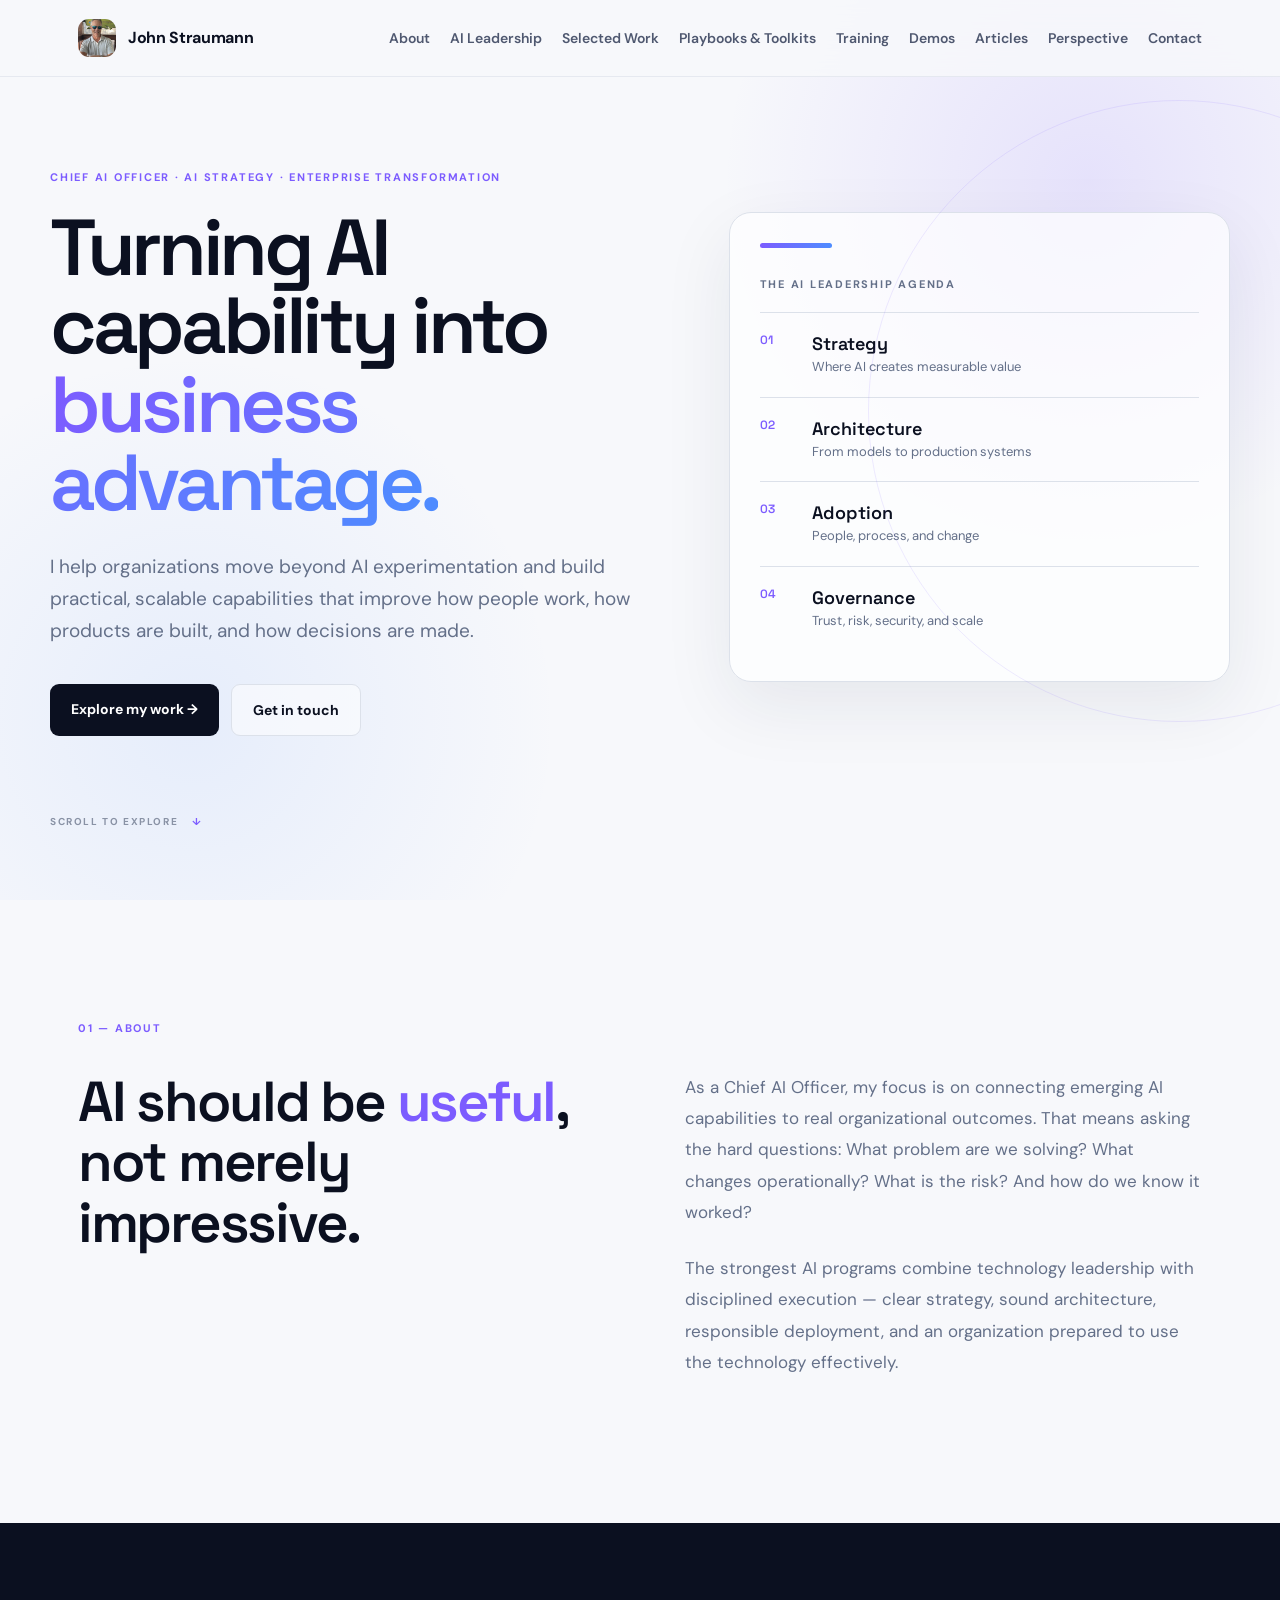
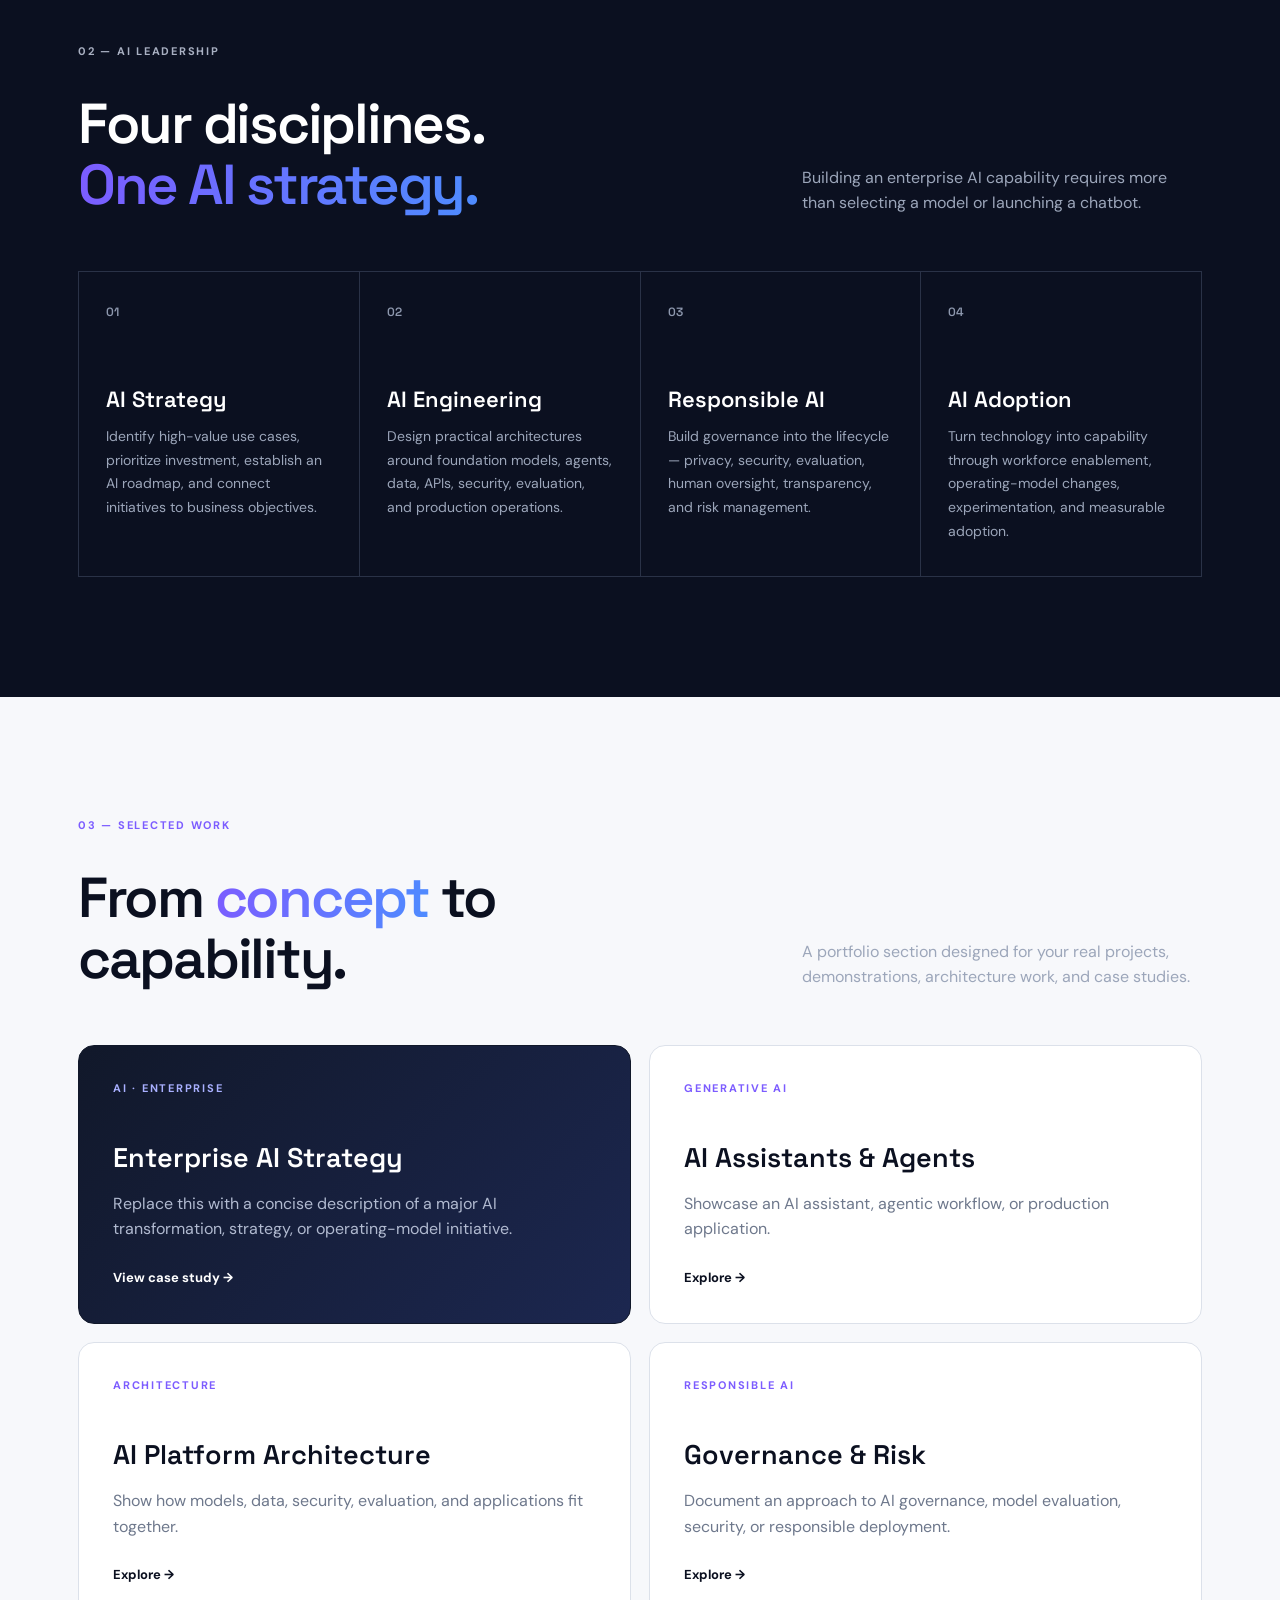
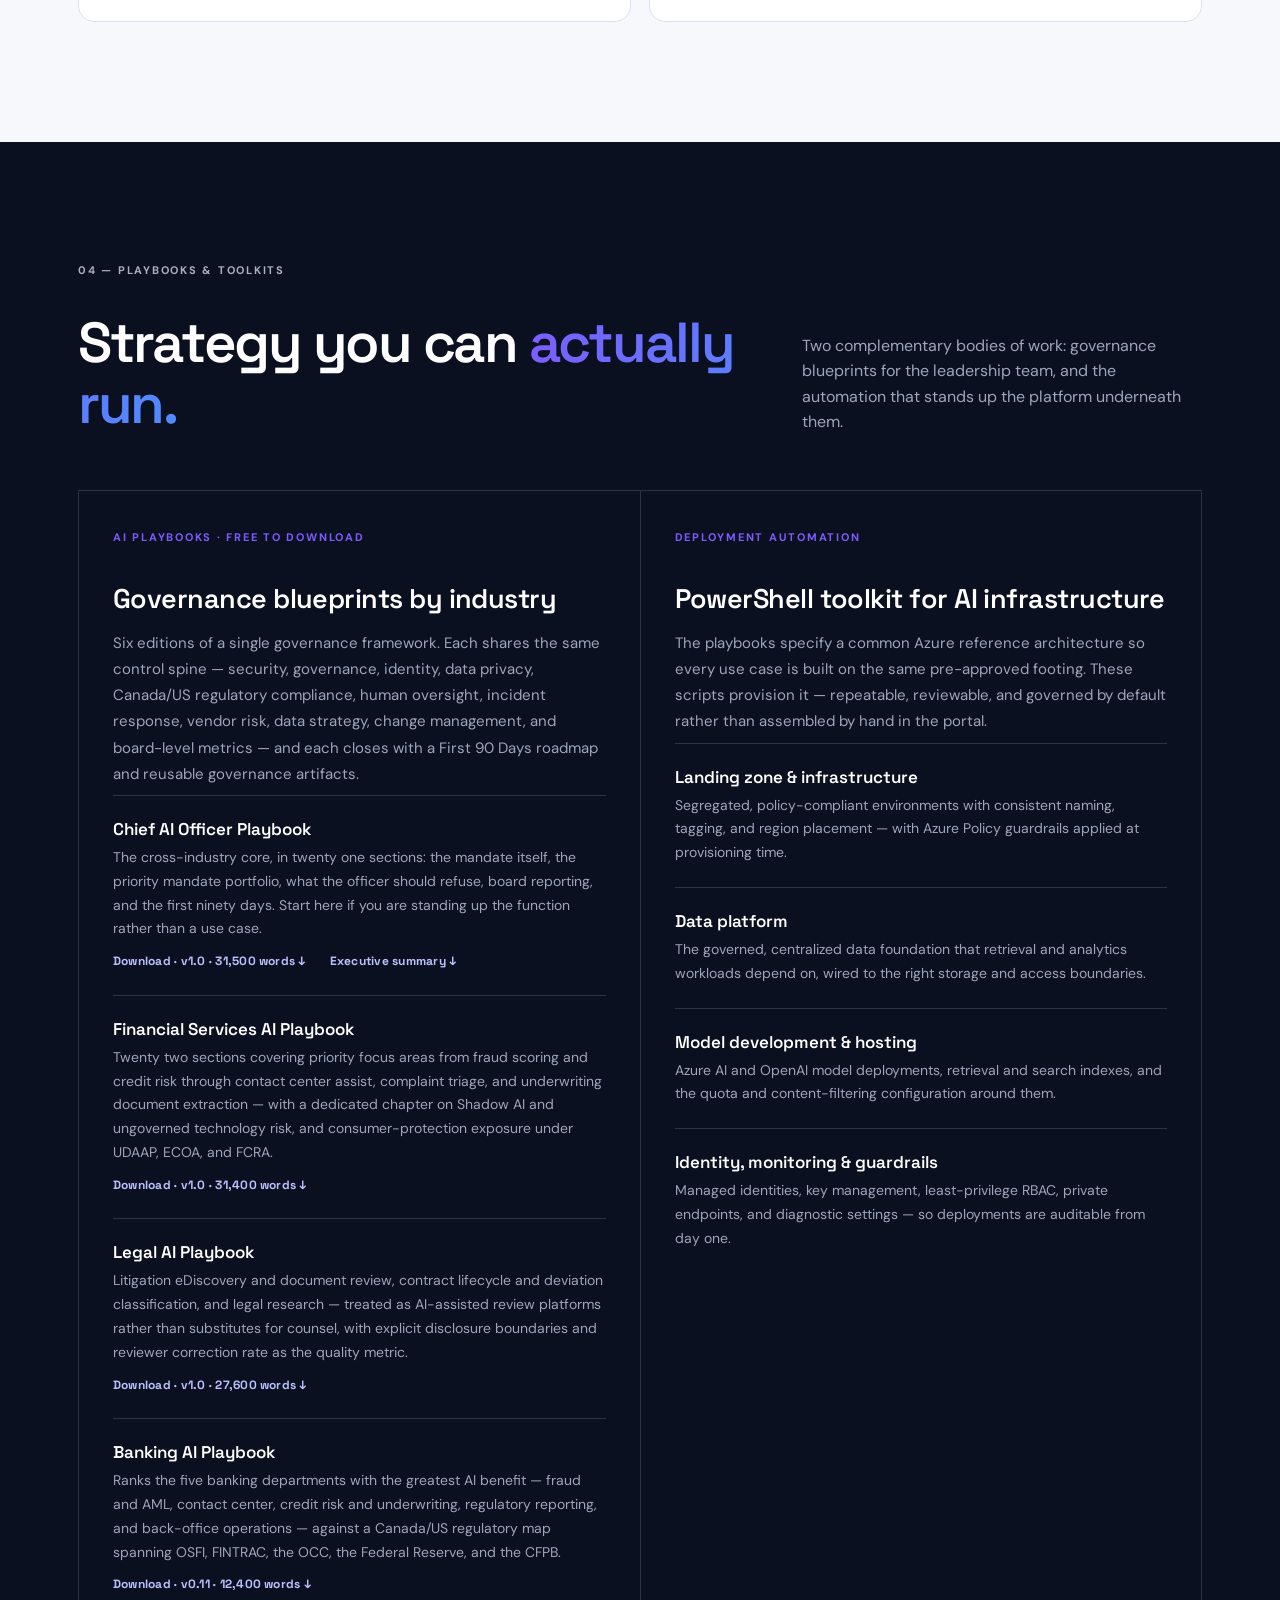
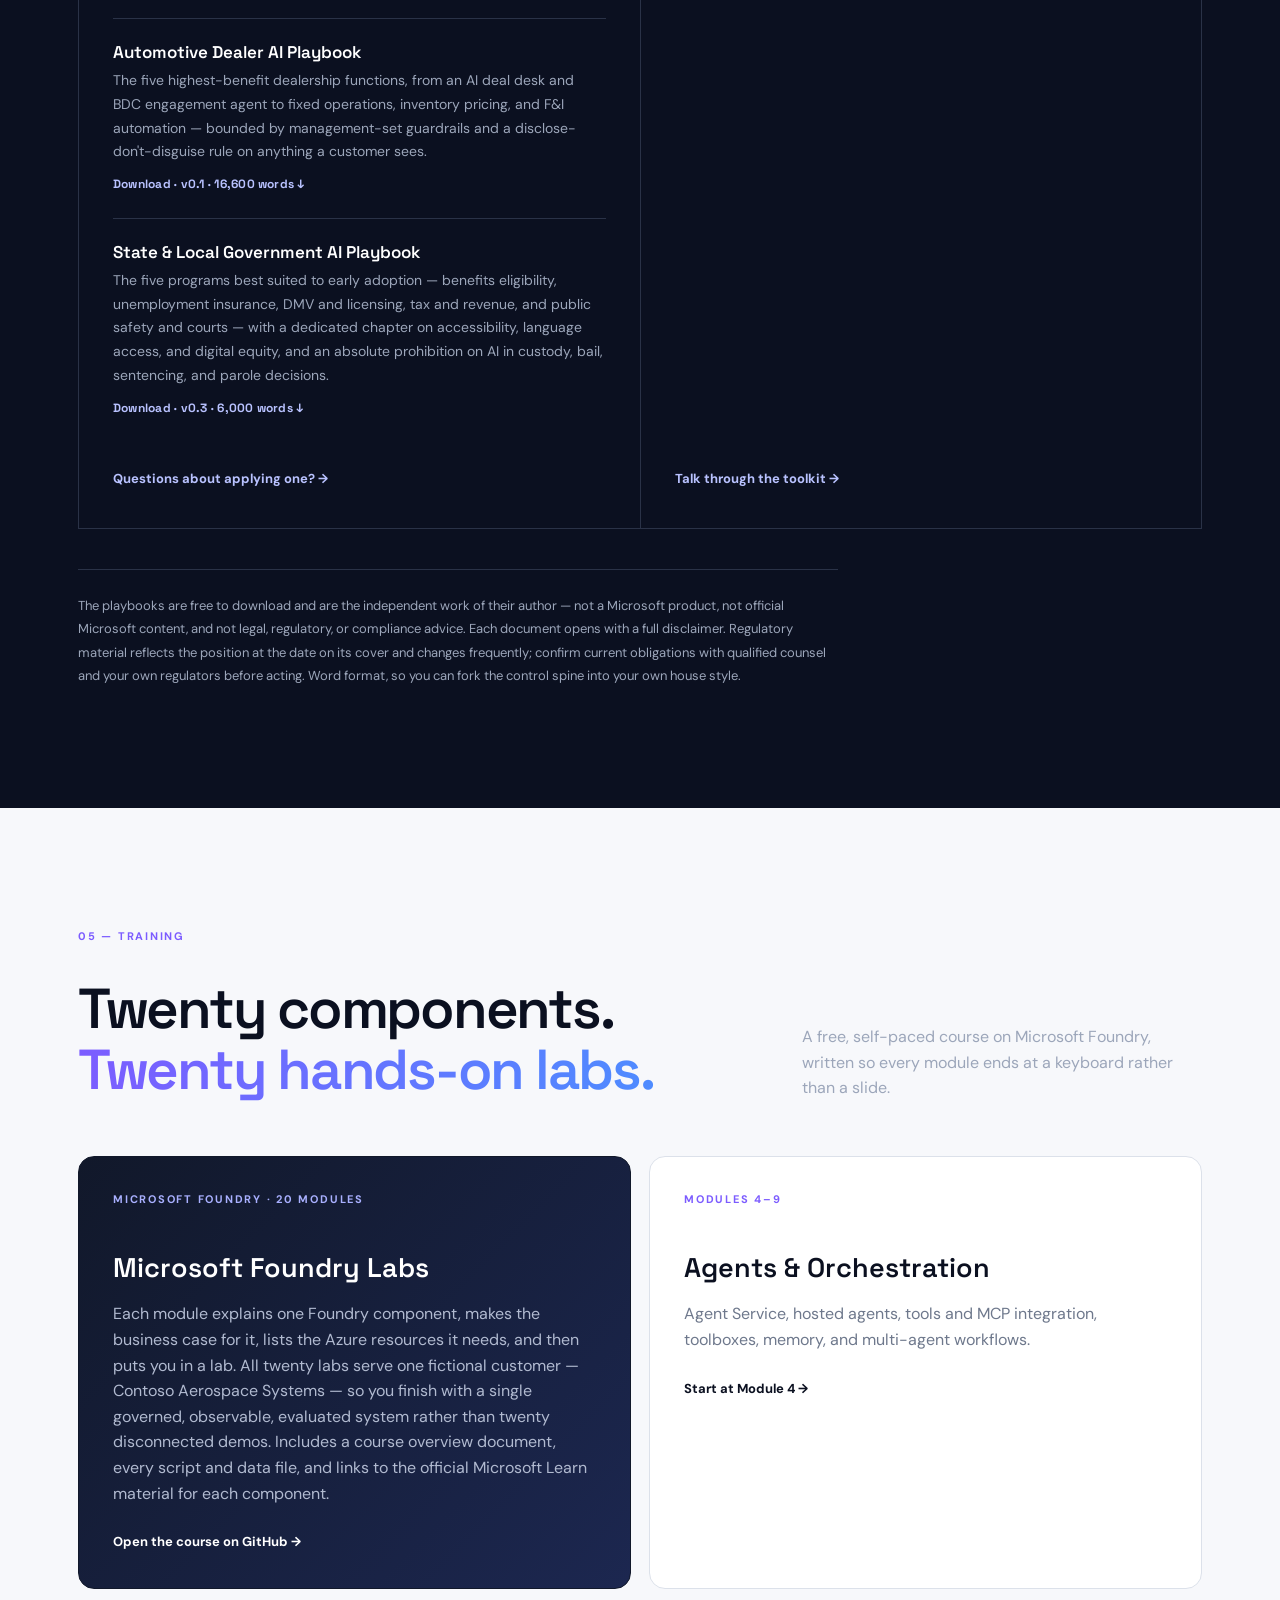
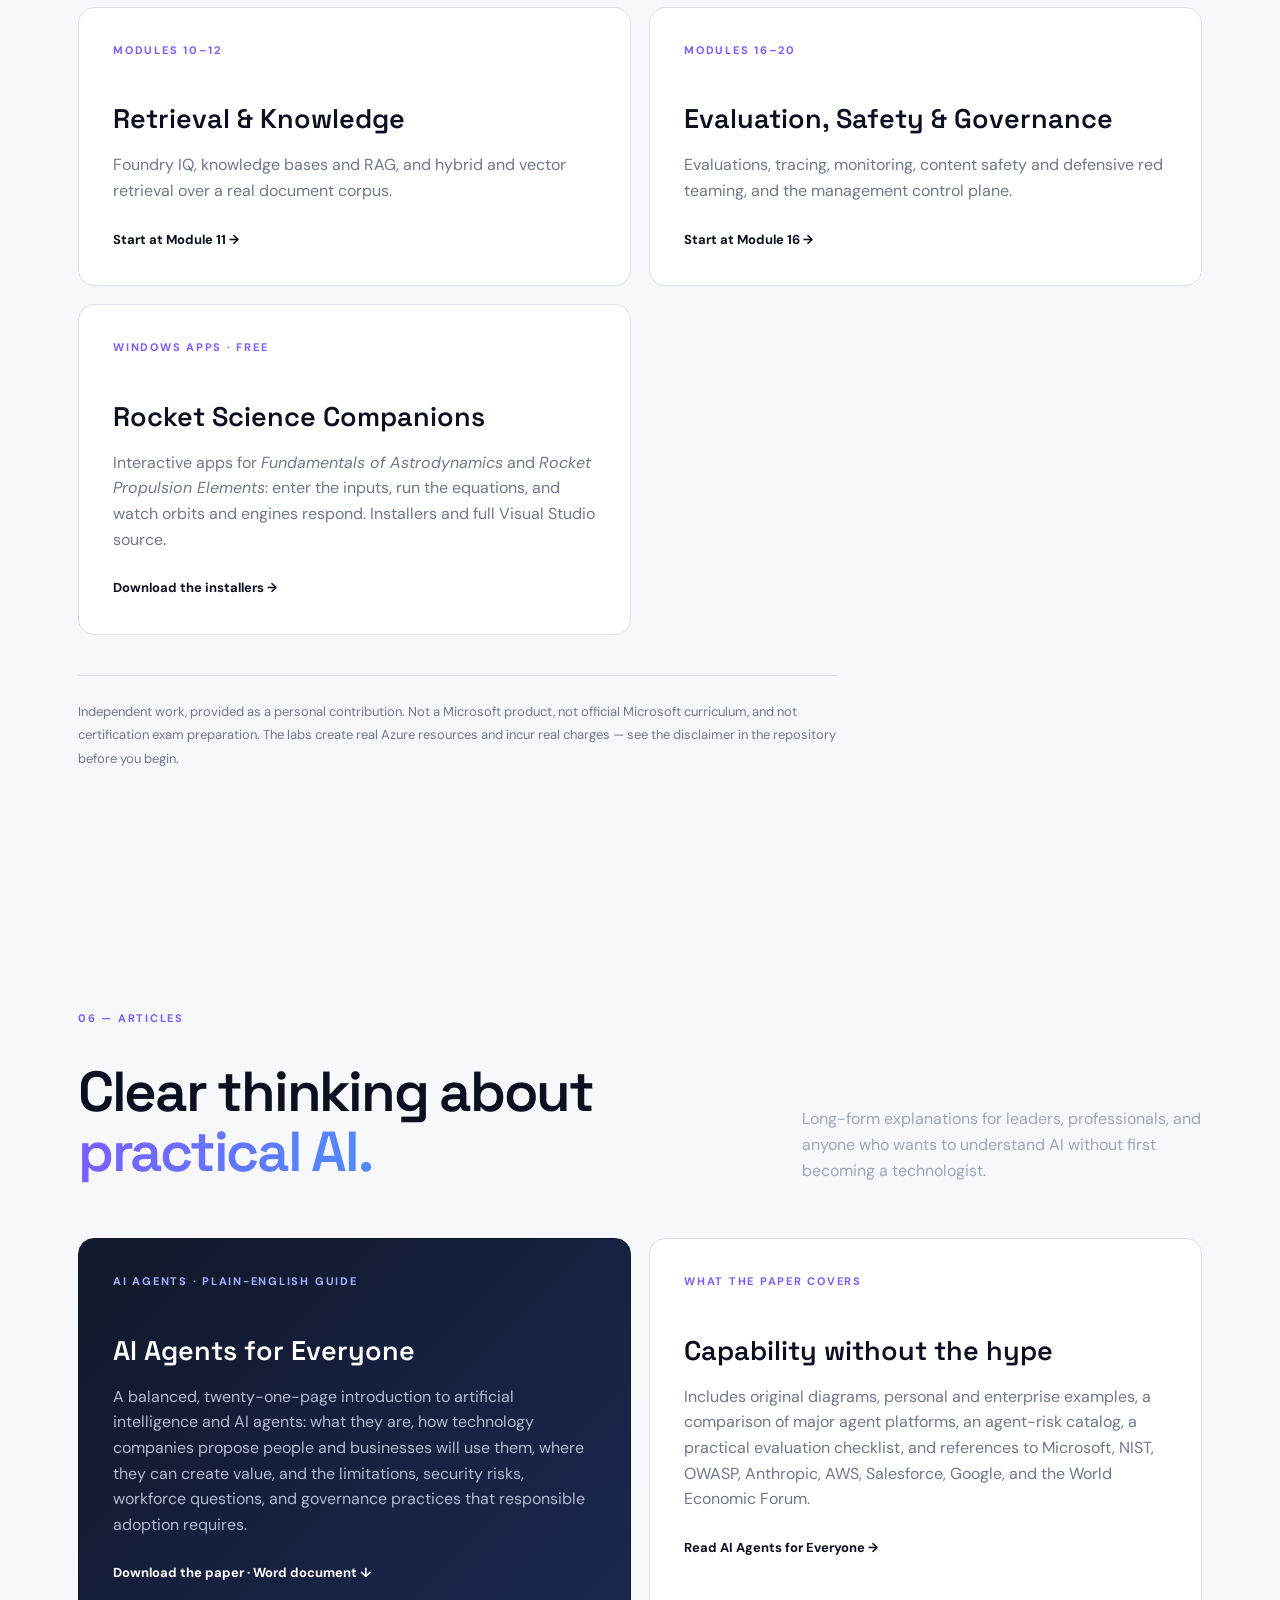
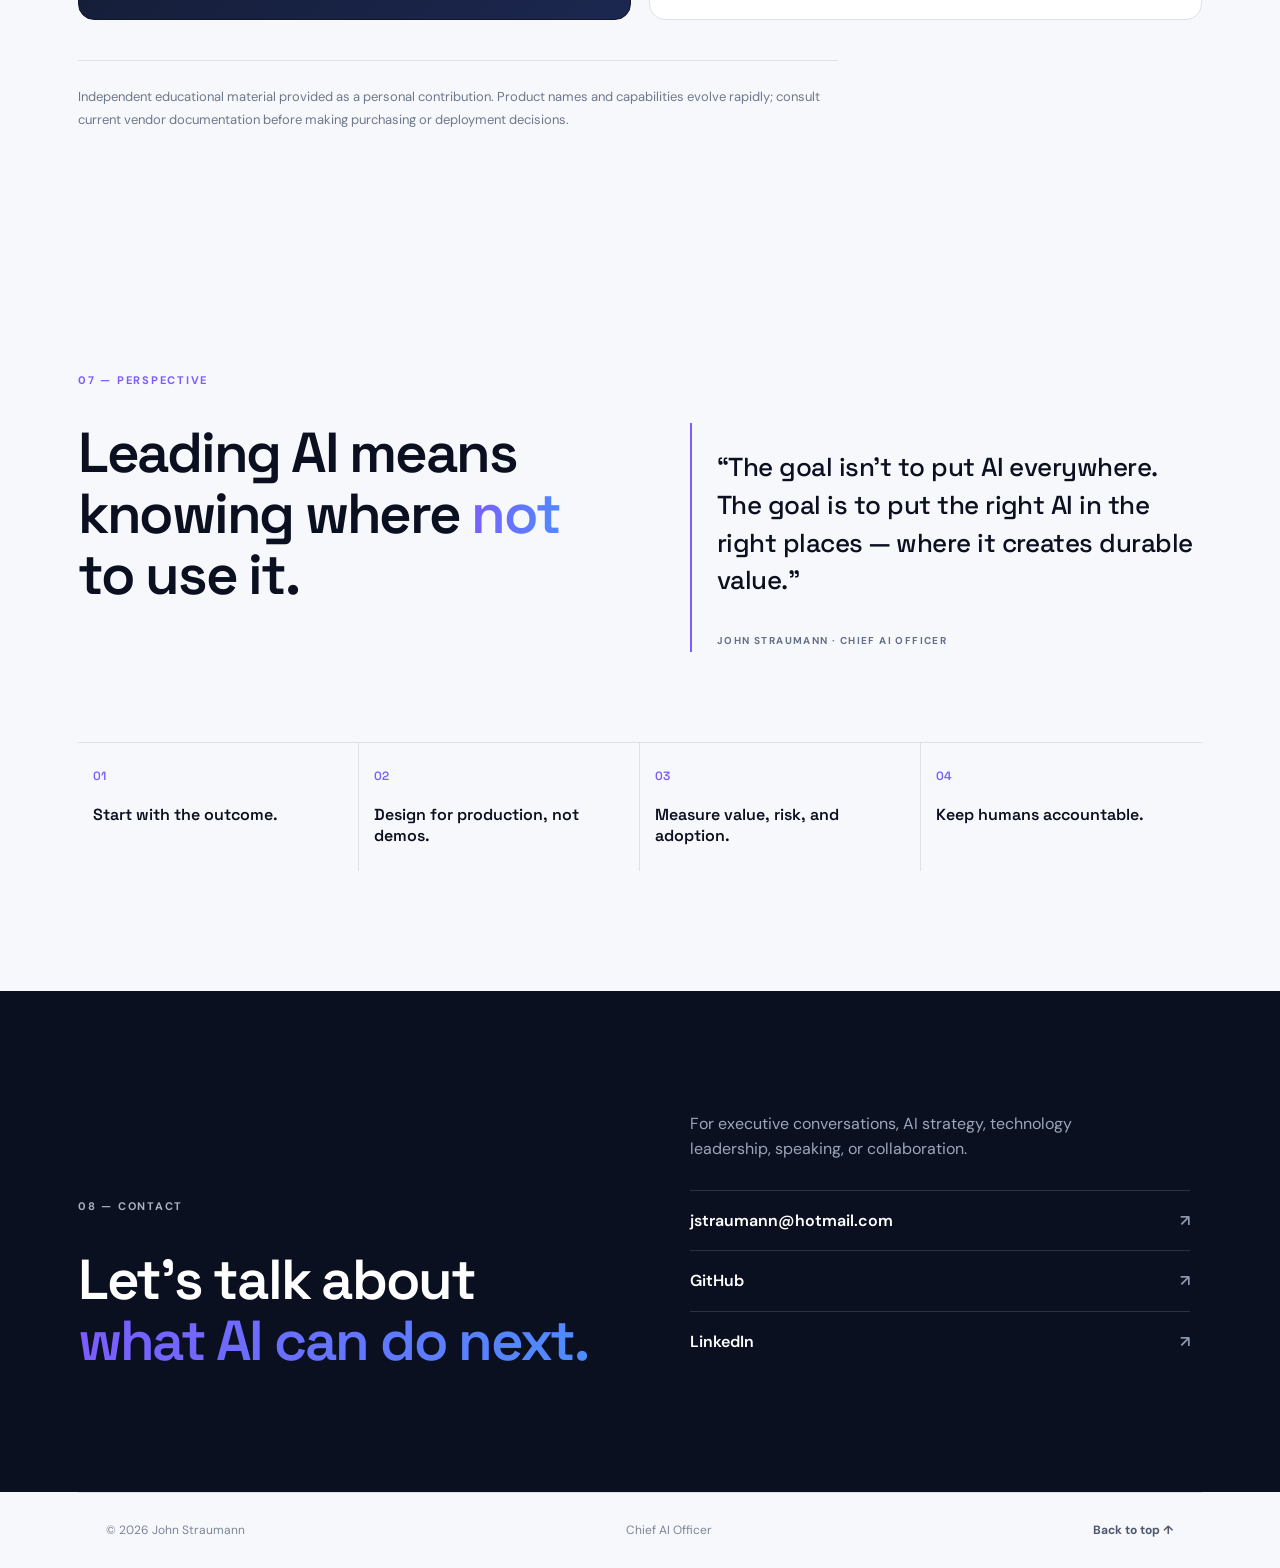
<file: index.html>
<!DOCTYPE html>
<html lang="en">
<head>
  <meta charset="UTF-8">
  <meta name="viewport" content="width=device-width, initial-scale=1.0">
  <meta name="description" content="John Straumann — Chief AI Officer. AI strategy, enterprise transformation, responsible AI, technology leadership, and free hands-on Microsoft Foundry training.">
  <title>John Straumann | Chief AI Officer</title>
  <link rel="preconnect" href="https://fonts.googleapis.com">
  <link rel="preconnect" href="https://fonts.gstatic.com" crossorigin>
  <link href="https://fonts.googleapis.com/css2?family=DM+Sans:wght@400;500;600;700&family=Space+Grotesk:wght@400;500;600;700&display=swap" rel="stylesheet">
  <link rel="stylesheet" href="styles.css">
</head>
<body>
  <header class="site-header">
    <div class="nav-wrap">
      <a class="brand" href="#top" aria-label="John Straumann home">
        <img class="brand-mark" src="images/Me.jpg" alt="John Straumann" width="38" height="38">
        <span>John Straumann</span>
      </a>
      <button class="menu-toggle" aria-label="Open navigation" aria-expanded="false">☰</button>
      <nav class="nav" id="nav">
        <a href="#about">About</a>
        <a href="#focus">AI Leadership</a>
        <a href="#work">Selected Work</a>
        <a href="#playbooks">Playbooks &amp; Toolkits</a>
        <a href="#training">Training</a>
        <a href="demos.html">Demos</a>
        <a href="#articles">Articles</a>
        <a href="#perspective">Perspective</a>
        <a href="#contact">Contact</a>
      </nav>
    </div>
  </header>

  <main id="top">
    <section class="hero">
      <div class="hero-grid">
        <div class="hero-copy">
          <p class="eyebrow">CHIEF AI OFFICER · AI STRATEGY · ENTERPRISE TRANSFORMATION</p>
          <h1>Turning AI capability into <span>business advantage.</span></h1>
          <p class="hero-text">
            I help organizations move beyond AI experimentation and build practical,
            scalable capabilities that improve how people work, how products are built,
            and how decisions are made.
          </p>
          <div class="hero-actions">
            <a class="button primary" href="#work">Explore my work <span>→</span></a>
            <a class="button secondary" href="#contact">Get in touch</a>
          </div>
        </div>

        <div class="hero-panel">
          <div class="signal"></div>
          <p class="panel-label">THE AI LEADERSHIP AGENDA</p>
          <div class="agenda">
            <div><span>01</span><strong>Strategy</strong><small>Where AI creates measurable value</small></div>
            <div><span>02</span><strong>Architecture</strong><small>From models to production systems</small></div>
            <div><span>03</span><strong>Adoption</strong><small>People, process, and change</small></div>
            <div><span>04</span><strong>Governance</strong><small>Trust, risk, security, and scale</small></div>
          </div>
        </div>
      </div>
      <div class="scroll-cue">SCROLL TO EXPLORE <span>↓</span></div>
    </section>

    <section class="intro section" id="about">
      <div class="section-kicker">01 — ABOUT</div>
      <div class="intro-grid">
        <h2>AI should be <em>useful</em>, not merely impressive.</h2>
        <div>
          <p>
            As a Chief AI Officer, my focus is on connecting emerging AI capabilities
            to real organizational outcomes. That means asking the hard questions:
            What problem are we solving? What changes operationally? What is the risk?
            And how do we know it worked?
          </p>
          <p>
            The strongest AI programs combine technology leadership with disciplined
            execution — clear strategy, sound architecture, responsible deployment,
            and an organization prepared to use the technology effectively.
          </p>
        </div>
      </div>
    </section>

    <section class="dark-section section" id="focus">
      <div class="section-kicker light">02 — AI LEADERSHIP</div>
      <div class="section-head">
        <h2>Four disciplines.<br><span>One AI strategy.</span></h2>
        <p>Building an enterprise AI capability requires more than selecting a model or launching a chatbot.</p>
      </div>
      <div class="cards">
        <article class="card">
          <div class="card-num">01</div>
          <h3>AI Strategy</h3>
          <p>Identify high-value use cases, prioritize investment, establish an AI roadmap, and connect initiatives to business objectives.</p>
        </article>
        <article class="card">
          <div class="card-num">02</div>
          <h3>AI Engineering</h3>
          <p>Design practical architectures around foundation models, agents, data, APIs, security, evaluation, and production operations.</p>
        </article>
        <article class="card">
          <div class="card-num">03</div>
          <h3>Responsible AI</h3>
          <p>Build governance into the lifecycle — privacy, security, evaluation, human oversight, transparency, and risk management.</p>
        </article>
        <article class="card">
          <div class="card-num">04</div>
          <h3>AI Adoption</h3>
          <p>Turn technology into capability through workforce enablement, operating-model changes, experimentation, and measurable adoption.</p>
        </article>
      </div>
    </section>

    <section class="work section" id="work">
      <div class="section-kicker">03 — SELECTED WORK</div>
      <div class="section-head light-text">
        <h2>From <span>concept</span> to capability.</h2>
        <p>A portfolio section designed for your real projects, demonstrations, architecture work, and case studies.</p>
      </div>
      <div class="work-grid">
        <article class="work-item featured">
          <div class="work-tag">AI · ENTERPRISE</div>
          <h3>Enterprise AI Strategy</h3>
          <p>Replace this with a concise description of a major AI transformation, strategy, or operating-model initiative.</p>
          <a href="#" class="text-link">View case study →</a>
        </article>
        <article class="work-item">
          <div class="work-tag">GENERATIVE AI</div>
          <h3>AI Assistants & Agents</h3>
          <p>Showcase an AI assistant, agentic workflow, or production application.</p>
          <a href="#" class="text-link">Explore →</a>
        </article>
        <article class="work-item">
          <div class="work-tag">ARCHITECTURE</div>
          <h3>AI Platform Architecture</h3>
          <p>Show how models, data, security, evaluation, and applications fit together.</p>
          <a href="#" class="text-link">Explore →</a>
        </article>
        <article class="work-item">
          <div class="work-tag">RESPONSIBLE AI</div>
          <h3>Governance & Risk</h3>
          <p>Document an approach to AI governance, model evaluation, security, or responsible deployment.</p>
          <a href="#" class="text-link">Explore →</a>
        </article>
      </div>
    </section>

    <section class="assets dark-section section" id="playbooks">
      <div class="section-kicker light">04 — PLAYBOOKS &amp; TOOLKITS</div>
      <div class="section-head">
        <h2>Strategy you can <span>actually run.</span></h2>
        <p>Two complementary bodies of work: governance blueprints for the leadership team, and the automation that stands up the platform underneath them.</p>
      </div>

      <div class="tracks">
        <article class="track">
          <div class="track-label">AI PLAYBOOKS · FREE TO DOWNLOAD</div>
          <h3 class="track-title">Governance blueprints by industry</h3>
          <p class="track-intro">
            Six editions of a single governance framework. Each shares the same control
            spine — security, governance, identity, data privacy, Canada/US regulatory
            compliance, human oversight, incident response, vendor risk, data strategy,
            change management, and board-level metrics — and each closes with a First 90
            Days roadmap and reusable governance artifacts.
          </p>
          <ul class="asset-list">
            <li>
              <strong>Chief AI Officer Playbook</strong>
              <span>The cross-industry core, in twenty one sections: the mandate itself, the priority mandate portfolio, what the officer should refuse, board reporting, and the first ninety days. Start here if you are standing up the function rather than a use case.</span>
              <a class="asset-link" href="https://thankful-dune-0ba7c140f.6.azurestaticapps.net/api/d?f=AIPlaybook_CAIO_v1.0_2026-08-04.docx">Download · v1.0 · 31,500 words ↓</a>
              <a class="asset-link" href="https://thankful-dune-0ba7c140f.6.azurestaticapps.net/api/d?f=AIPlaybook_CAIO-ExecSummary_v1.0_2026-08-04.docx">Executive summary ↓</a>
            </li>
            <li>
              <strong>Financial Services AI Playbook</strong>
              <span>Twenty two sections covering priority focus areas from fraud scoring and credit risk through contact center assist, complaint triage, and underwriting document extraction — with a dedicated chapter on Shadow AI and ungoverned technology risk, and consumer-protection exposure under UDAAP, ECOA, and FCRA.</span>
              <a class="asset-link" href="https://thankful-dune-0ba7c140f.6.azurestaticapps.net/api/d?f=AIPlaybook_FinServ_v1.0_2026-09-08.docx">Download · v1.0 · 31,400 words ↓</a>
            </li>
            <li>
              <strong>Legal AI Playbook</strong>
              <span>Litigation eDiscovery and document review, contract lifecycle and deviation classification, and legal research — treated as AI-assisted review platforms rather than substitutes for counsel, with explicit disclosure boundaries and reviewer correction rate as the quality metric.</span>
              <a class="asset-link" href="https://thankful-dune-0ba7c140f.6.azurestaticapps.net/api/d?f=AIPlaybook_Legal_v1.0_2026-08-27.docx">Download · v1.0 · 27,600 words ↓</a>
            </li>
            <li>
              <strong>Banking AI Playbook</strong>
              <span>Ranks the five banking departments with the greatest AI benefit — fraud and AML, contact center, credit risk and underwriting, regulatory reporting, and back-office operations — against a Canada/US regulatory map spanning OSFI, FINTRAC, the OCC, the Federal Reserve, and the CFPB.</span>
              <a class="asset-link" href="https://thankful-dune-0ba7c140f.6.azurestaticapps.net/api/d?f=AIPlaybook_Banking_v0.11_2026-07-26.docx">Download · v0.11 · 12,400 words ↓</a>
            </li>
            <li>
              <strong>Automotive Dealer AI Playbook</strong>
              <span>The five highest-benefit dealership functions, from an AI deal desk and BDC engagement agent to fixed operations, inventory pricing, and F&amp;I automation — bounded by management-set guardrails and a disclose-don't-disguise rule on anything a customer sees.</span>
              <a class="asset-link" href="https://thankful-dune-0ba7c140f.6.azurestaticapps.net/api/d?f=AIPlaybook_CarDealer_v0.1_2026-07-28.docx">Download · v0.1 · 16,600 words ↓</a>
            </li>
            <li>
              <strong>State &amp; Local Government AI Playbook</strong>
              <span>The five programs best suited to early adoption — benefits eligibility, unemployment insurance, DMV and licensing, tax and revenue, and public safety and courts — with a dedicated chapter on accessibility, language access, and digital equity, and an absolute prohibition on AI in custody, bail, sentencing, and parole decisions.</span>
              <a class="asset-link" href="https://thankful-dune-0ba7c140f.6.azurestaticapps.net/api/d?f=AIPlaybook_SLG_v0.3_2026-07-27.docx">Download · v0.3 · 6,000 words ↓</a>
            </li>
          </ul>
          <a class="text-link light" href="#contact">Questions about applying one? →</a>
        </article>

        <article class="track">
          <div class="track-label">DEPLOYMENT AUTOMATION</div>
          <h3 class="track-title">PowerShell toolkit for AI infrastructure</h3>
          <p class="track-intro">
            The playbooks specify a common Azure reference architecture so every use case
            is built on the same pre-approved footing. These scripts provision it —
            repeatable, reviewable, and governed by default rather than assembled by hand
            in the portal.
          </p>
          <ul class="asset-list">
            <li>
              <strong>Landing zone &amp; infrastructure</strong>
              <span>Segregated, policy-compliant environments with consistent naming, tagging, and region placement — with Azure Policy guardrails applied at provisioning time.</span>
            </li>
            <li>
              <strong>Data platform</strong>
              <span>The governed, centralized data foundation that retrieval and analytics workloads depend on, wired to the right storage and access boundaries.</span>
            </li>
            <li>
              <strong>Model development &amp; hosting</strong>
              <span>Azure AI and OpenAI model deployments, retrieval and search indexes, and the quota and content-filtering configuration around them.</span>
            </li>
            <li>
              <strong>Identity, monitoring &amp; guardrails</strong>
              <span>Managed identities, key management, least-privilege RBAC, private endpoints, and diagnostic settings — so deployments are auditable from day one.</span>
            </li>
          </ul>
          <a class="text-link light" href="#contact">Talk through the toolkit →</a>
        </article>
      </div>

      <p class="section-note light">
        The playbooks are free to download and are the independent work of their author —
        not a Microsoft product, not official Microsoft content, and not legal, regulatory,
        or compliance advice. Each document opens with a full disclaimer. Regulatory
        material reflects the position at the date on its cover and changes frequently;
        confirm current obligations with qualified counsel and your own regulators before
        acting. Word format, so you can fork the control spine into your own house style.
      </p>
    </section>

    <section class="work section" id="training">
      <div class="section-kicker">05 — TRAINING</div>
      <div class="section-head light-text">
        <h2>Twenty components.<br><span>Twenty hands-on labs.</span></h2>
        <p>A free, self-paced course on Microsoft Foundry, written so every module ends at a keyboard rather than a slide.</p>
      </div>
      <div class="work-grid">
        <article class="work-item featured">
          <div class="work-tag">MICROSOFT FOUNDRY · 20 MODULES</div>
          <h3>Microsoft Foundry Labs</h3>
          <p>
            Each module explains one Foundry component, makes the business case for it,
            lists the Azure resources it needs, and then puts you in a lab. All twenty labs
            serve one fictional customer — Contoso Aerospace Systems — so you finish with a
            single governed, observable, evaluated system rather than twenty disconnected
            demos. Includes a course overview document, every script and data file, and
            links to the official Microsoft Learn material for each component.
          </p>
          <a href="https://github.com/JohnStraumann94/microsoft-foundry-labs" class="text-link">Open the course on GitHub →</a>
        </article>
        <article class="work-item">
          <div class="work-tag">MODULES 4–9</div>
          <h3>Agents &amp; Orchestration</h3>
          <p>Agent Service, hosted agents, tools and MCP integration, toolboxes, memory, and multi-agent workflows.</p>
          <a href="https://github.com/JohnStraumann94/microsoft-foundry-labs/blob/main/Module%2004/README.md" class="text-link">Start at Module 4 →</a>
        </article>
        <article class="work-item">
          <div class="work-tag">MODULES 10–12</div>
          <h3>Retrieval &amp; Knowledge</h3>
          <p>Foundry IQ, knowledge bases and RAG, and hybrid and vector retrieval over a real document corpus.</p>
          <a href="https://github.com/JohnStraumann94/microsoft-foundry-labs/blob/main/Module%2011/README.md" class="text-link">Start at Module 11 →</a>
        </article>
        <article class="work-item">
          <div class="work-tag">MODULES 16–20</div>
          <h3>Evaluation, Safety &amp; Governance</h3>
          <p>Evaluations, tracing, monitoring, content safety and defensive red teaming, and the management control plane.</p>
          <a href="https://github.com/JohnStraumann94/microsoft-foundry-labs/blob/main/Module%2016/README.md" class="text-link">Start at Module 16 →</a>
        </article>
        <article class="work-item">
          <div class="work-tag">WINDOWS APPS · FREE</div>
          <h3>Rocket Science Companions</h3>
          <p>Interactive apps for <em>Fundamentals of Astrodynamics</em> and <em>Rocket Propulsion Elements</em>: enter the inputs, run the equations, and watch orbits and engines respond. Installers and full Visual Studio source.</p>
          <a href="https://github.com/JohnStraumann94/RocketScience/releases/latest" class="text-link">Download the installers →</a>
        </article>
      </div>
      <p class="section-note">
        Independent work, provided as a personal contribution. Not a Microsoft product, not
        official Microsoft curriculum, and not certification exam preparation. The labs create
        real Azure resources and incur real charges — see the disclaimer in the repository
        before you begin.
      </p>
    </section>

    <section class="work section" id="articles">
      <div class="section-kicker">06 — ARTICLES</div>
      <div class="section-head light-text">
        <h2>Clear thinking about<br><span>practical AI.</span></h2>
        <p>Long-form explanations for leaders, professionals, and anyone who wants to understand AI without first becoming a technologist.</p>
      </div>
      <div class="work-grid">
        <article class="work-item featured">
          <div class="work-tag">AI AGENTS · PLAIN-ENGLISH GUIDE</div>
          <h3>AI Agents for Everyone</h3>
          <p>
            A balanced, twenty-one-page introduction to artificial intelligence and AI
            agents: what they are, how technology companies propose people and businesses
            will use them, where they can create value, and the limitations, security
            risks, workforce questions, and governance practices that responsible adoption
            requires.
          </p>
          <a class="text-link" data-download href="articles/AI_Agents_for_Everyone.docx" download>Download the paper · Word document ↓</a>
        </article>
        <article class="work-item">
          <div class="work-tag">WHAT THE PAPER COVERS</div>
          <h3>Capability without the hype</h3>
          <p>
            Includes original diagrams, personal and enterprise examples, a comparison of
            major agent platforms, an agent-risk catalog, a practical evaluation checklist,
            and references to Microsoft, NIST, OWASP, Anthropic, AWS, Salesforce, Google,
            and the World Economic Forum.
          </p>
          <a href="articles/AI_Agents_for_Everyone.docx" data-download download class="text-link">Read AI Agents for Everyone →</a>
        </article>
      </div>
      <p class="section-note">
        Independent educational material provided as a personal contribution. Product
        names and capabilities evolve rapidly; consult current vendor documentation before
        making purchasing or deployment decisions.
      </p>
    </section>

    <section class="perspective section" id="perspective">
      <div class="section-kicker">07 — PERSPECTIVE</div>
      <div class="perspective-grid">
        <div>
          <h2>Leading AI means knowing where <span>not</span> to use it.</h2>
        </div>
        <div class="quote">
          <p>“The goal isn't to put AI everywhere. The goal is to put the right AI in the right places — where it creates durable value.”</p>
          <div class="quote-line"></div>
          <small>JOHN STRAUMANN · CHIEF AI OFFICER</small>
        </div>
      </div>
      <div class="principles">
        <div><strong>01</strong><span>Start with the outcome.</span></div>
        <div><strong>02</strong><span>Design for production, not demos.</span></div>
        <div><strong>03</strong><span>Measure value, risk, and adoption.</span></div>
        <div><strong>04</strong><span>Keep humans accountable.</span></div>
      </div>
    </section>

    <section class="contact dark-section section" id="contact">
      <div class="contact-grid">
        <div>
          <div class="section-kicker light">08 — CONTACT</div>
          <h2>Let's talk about<br><span>what AI can do next.</span></h2>
        </div>
        <div class="contact-copy">
          <p>For executive conversations, AI strategy, technology leadership, speaking, or collaboration.</p>
          <a class="contact-link" href="mailto:jstraumann@hotmail.com">jstraumann@hotmail.com <span>↗</span></a>
          <a class="contact-link" href="https://github.com/johnstraumann94" target="_blank" rel="noopener">GitHub <span>↗</span></a>
          <a class="contact-link" href="#" aria-label="LinkedIn placeholder">LinkedIn <span>↗</span></a>
        </div>
      </div>
    </section>
  </main>

  <footer class="footer">
    <span>© 2026 John Straumann</span>
    <span>Chief AI Officer</span>
    <a href="#top">Back to top ↑</a>
  </footer>

  <script src="script.js"></script>
</body>
</html>
</file>
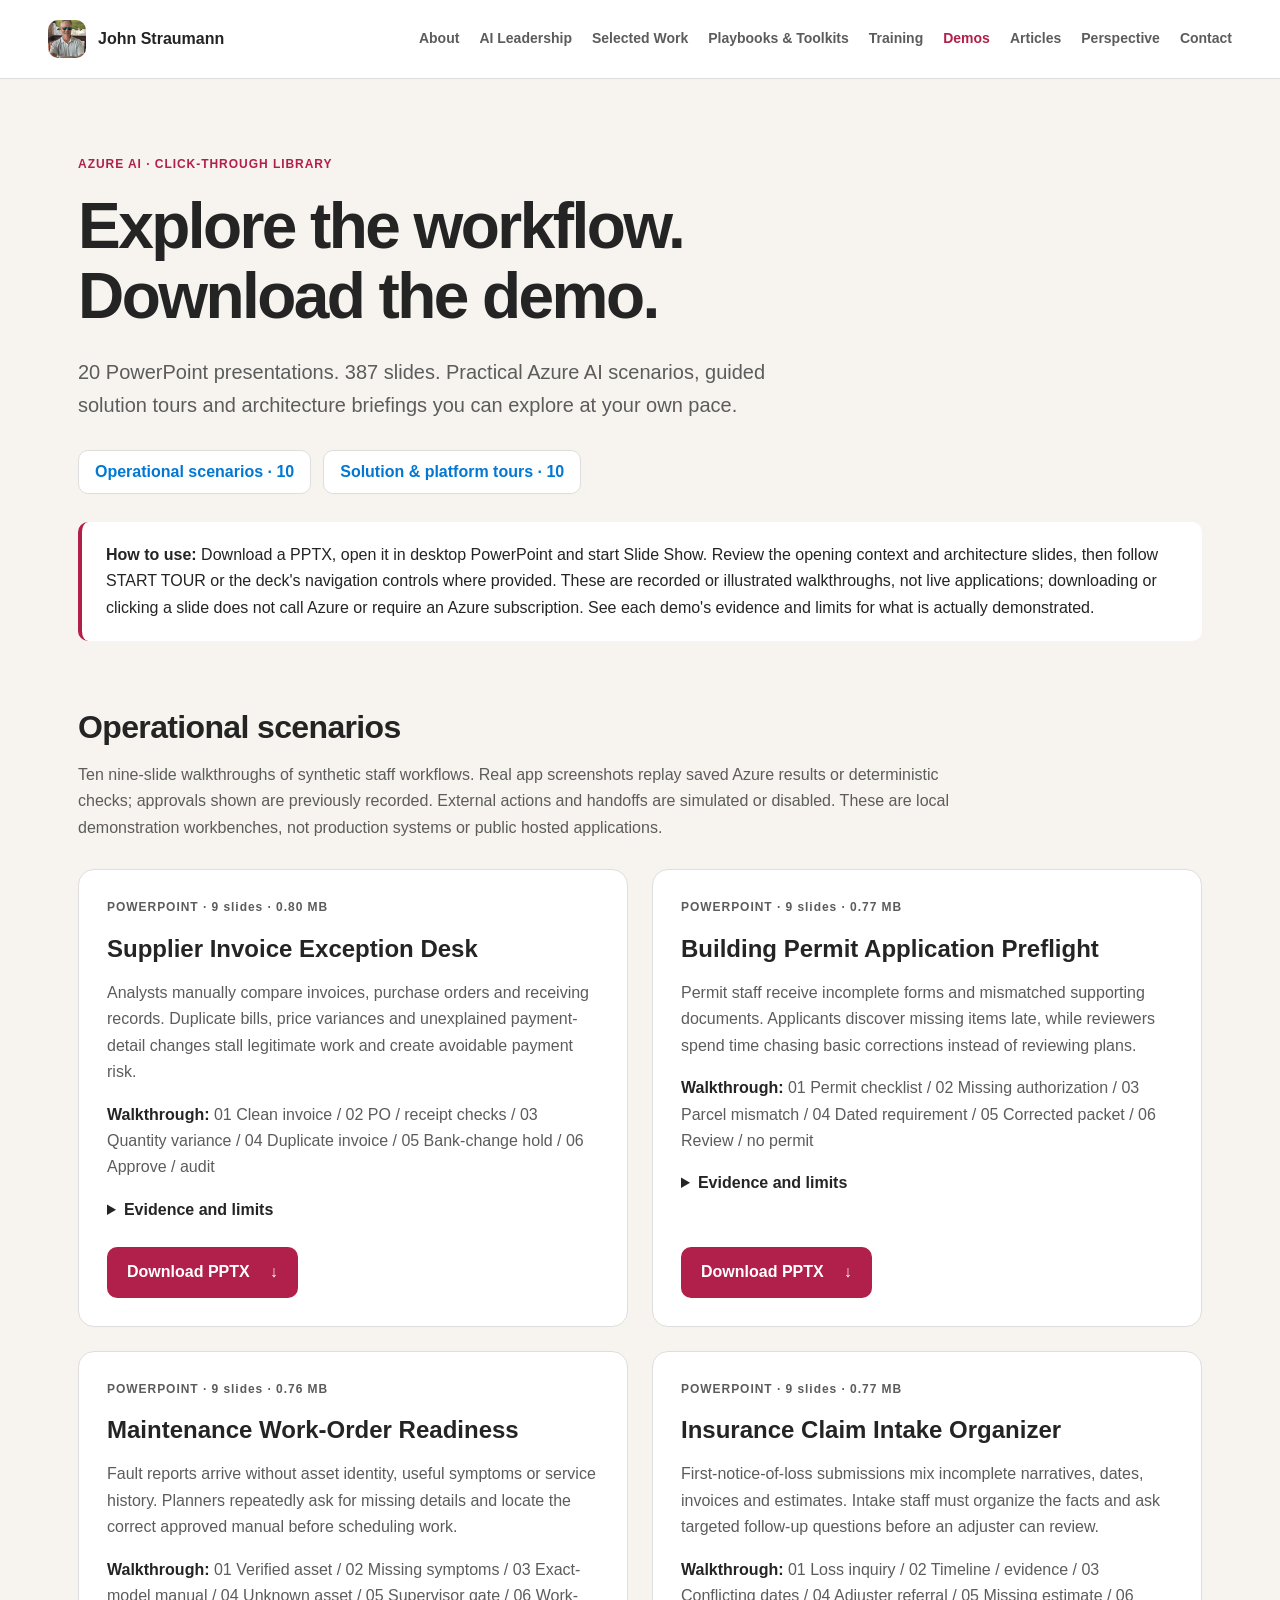
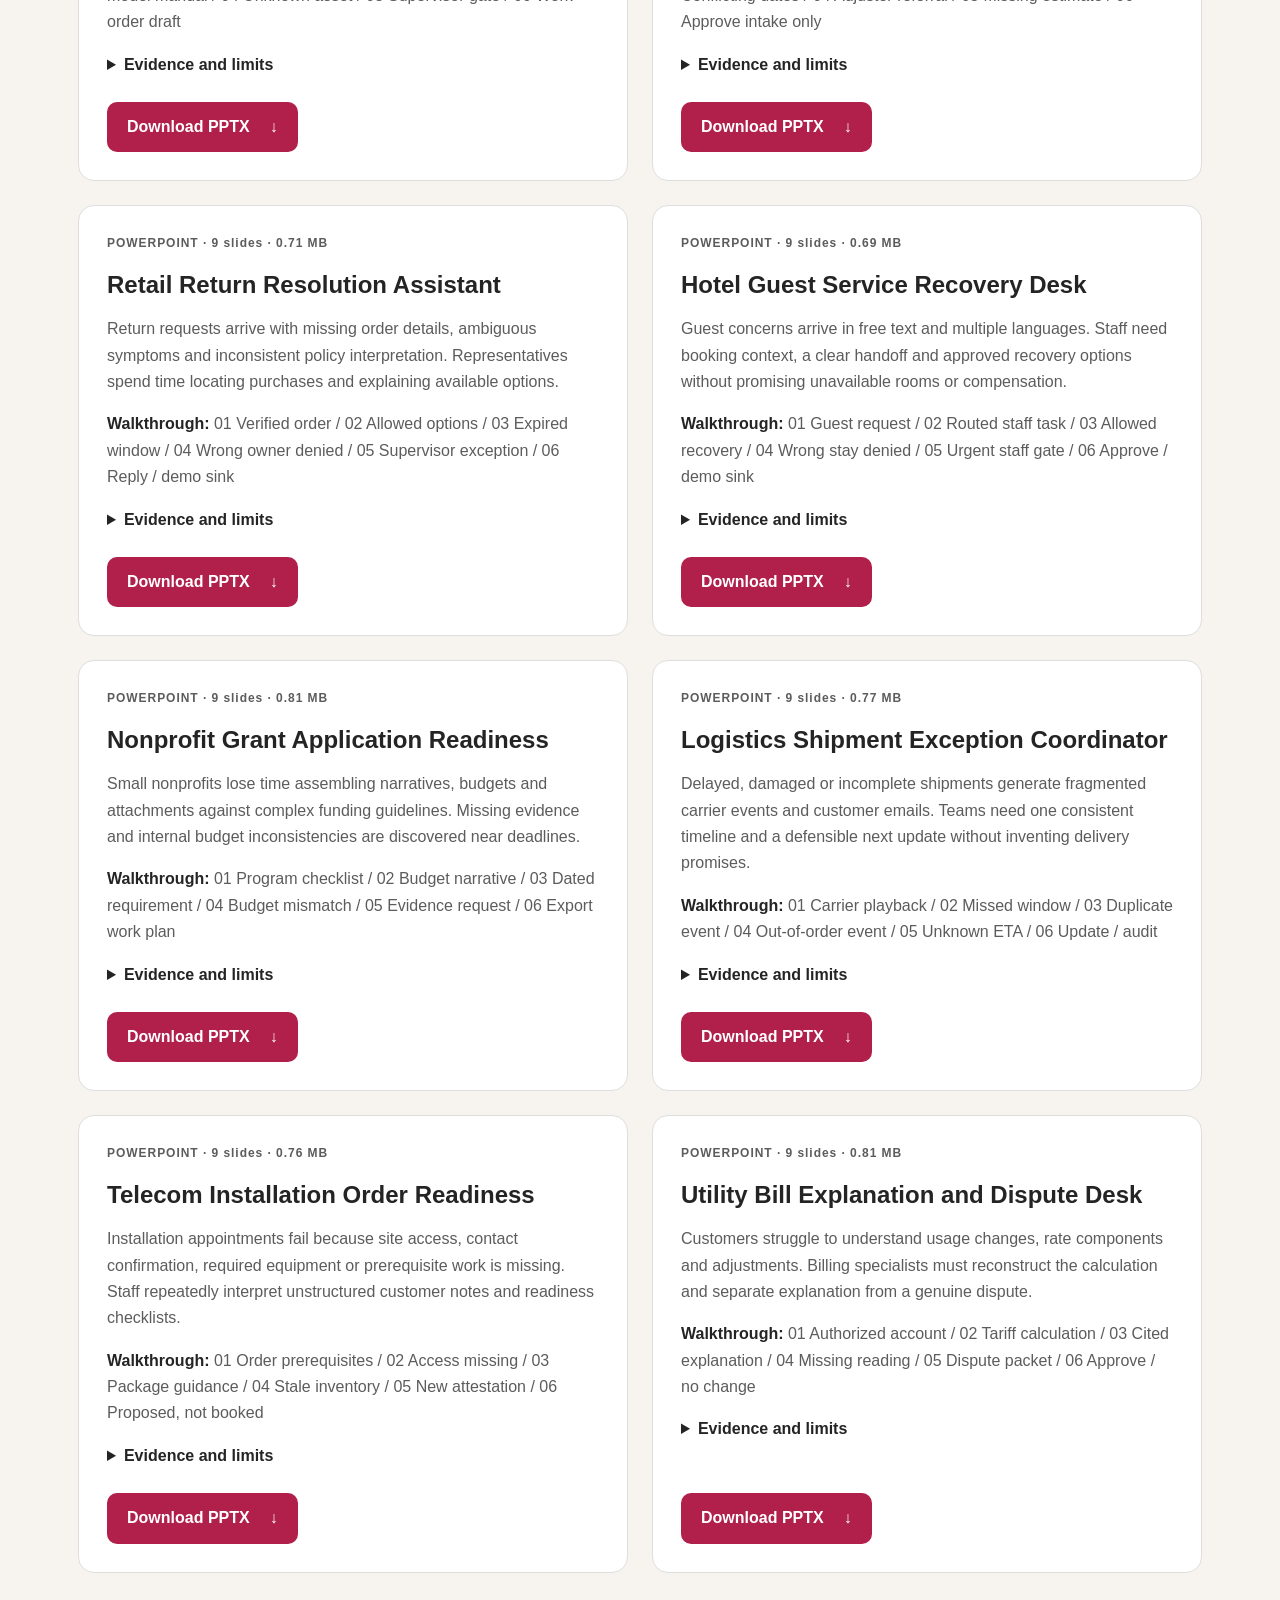
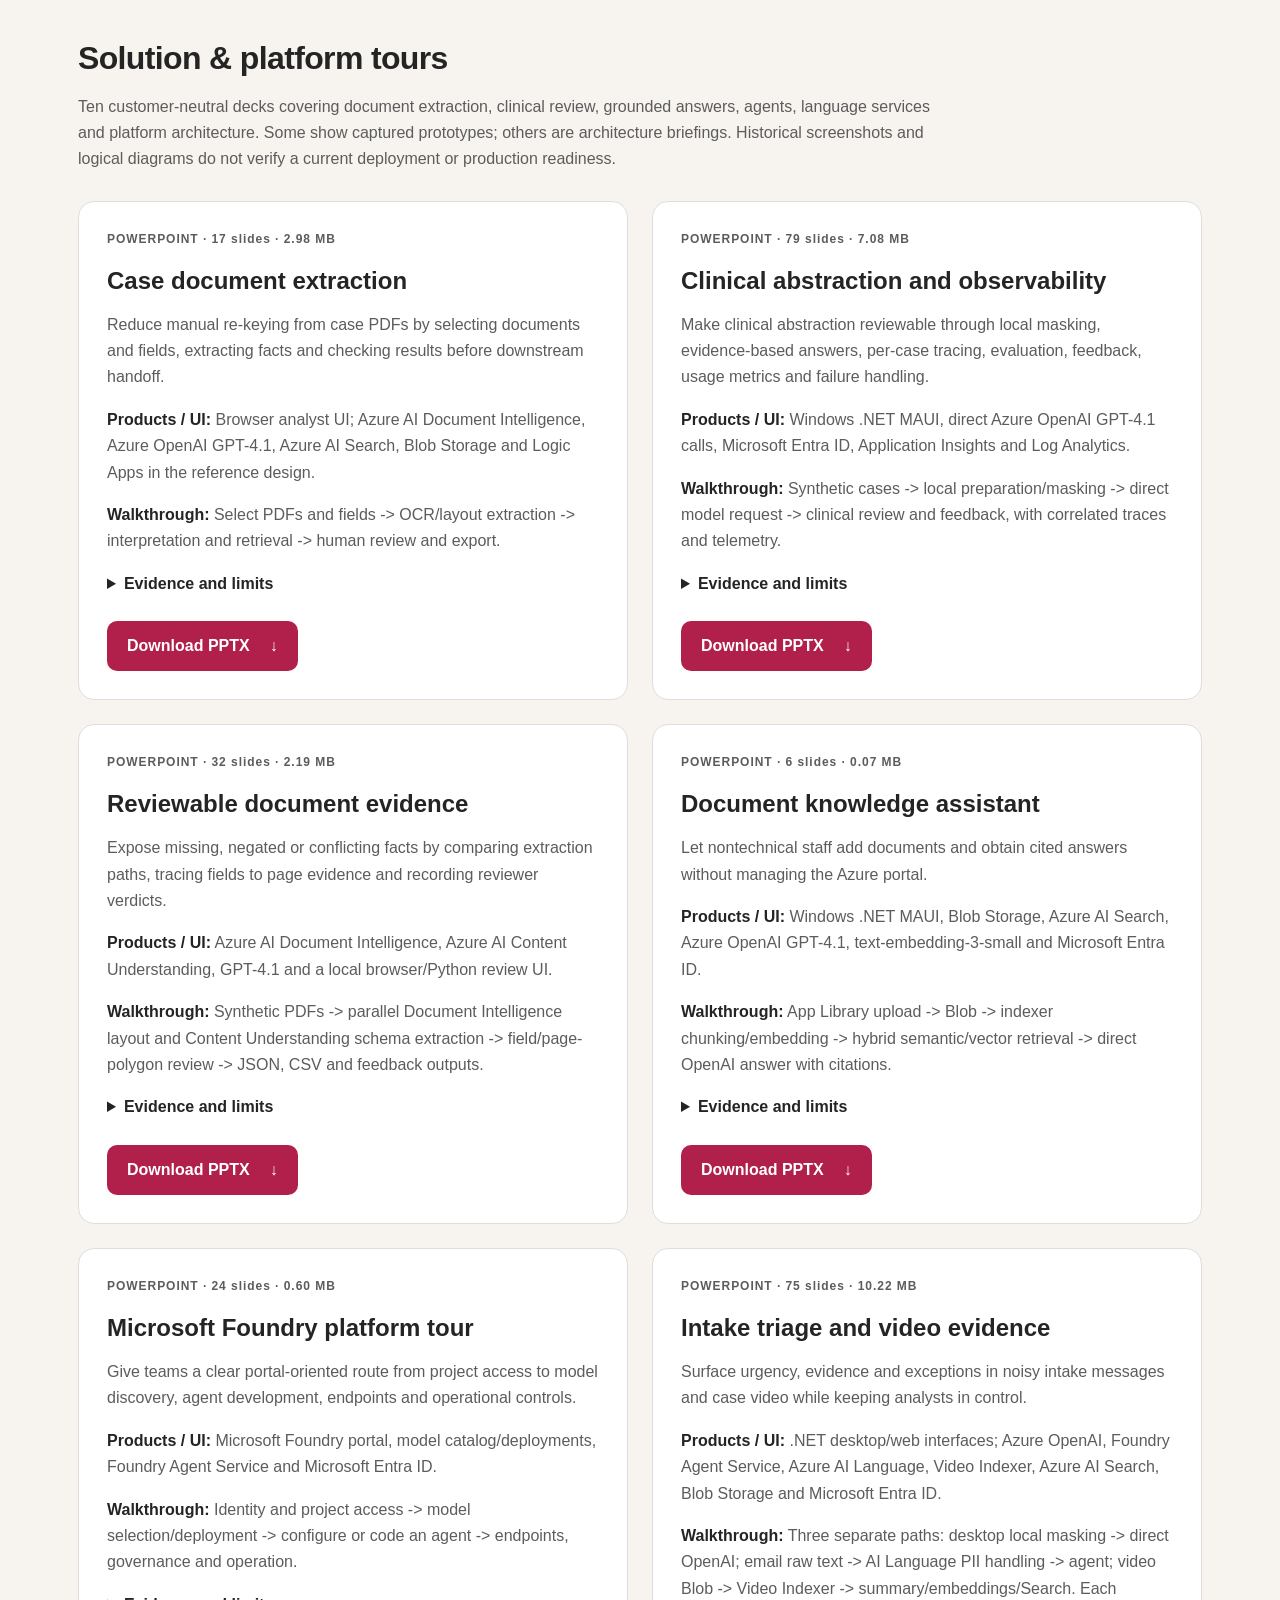
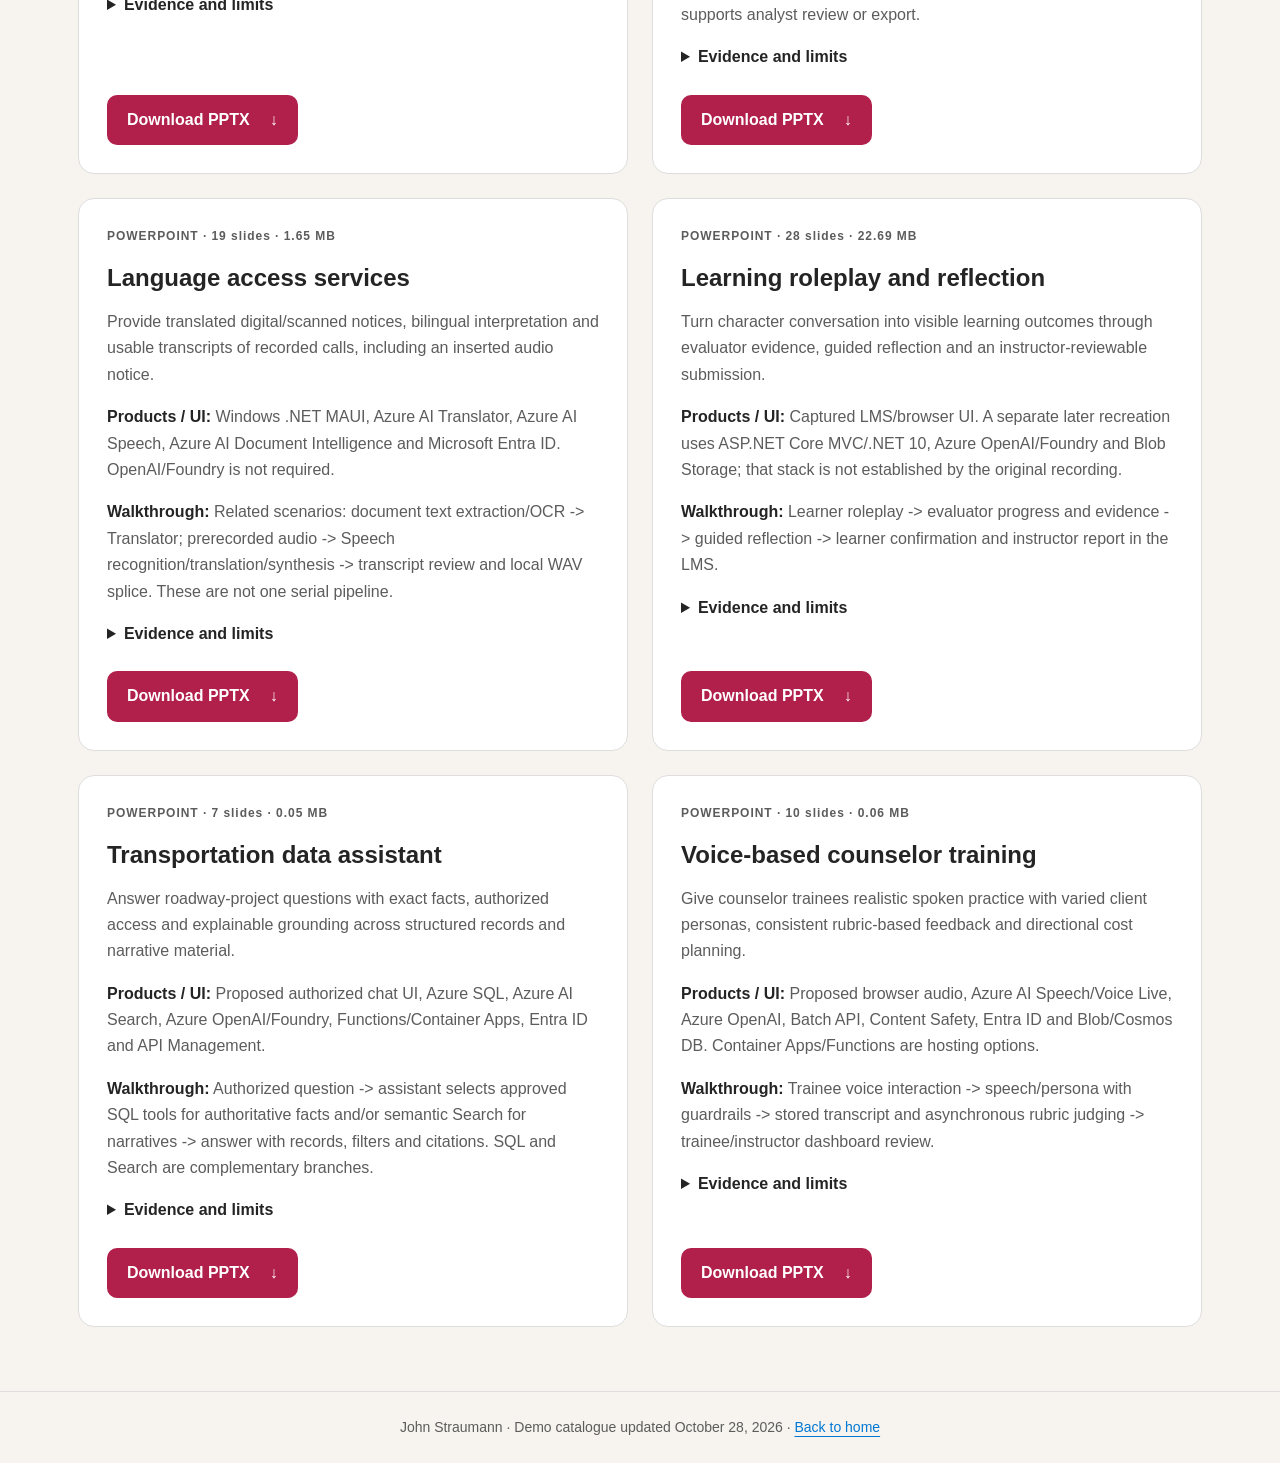
<file: demos.html>
<!DOCTYPE html>
<html lang="en">
<head>
  <meta charset="UTF-8">
  <meta name="viewport" content="width=device-width, initial-scale=1.0">
  <meta name="description" content="Download 20 Azure AI PowerPoint click-through demos: operational scenarios, document intelligence, agents, language services and Microsoft Foundry.">
  <title>Azure AI Demos | John Straumann</title>
  <script>
    (() => {
      const param = new URLSearchParams(window.location.search).get("scoutTheme");
      const theme =
        param || (window.matchMedia("(prefers-color-scheme: dark)").matches ? "dark" : "light");
      document.documentElement.setAttribute("data-theme", theme);
    })();
  </script>
  <style>
:root {
  color-scheme: light;
  --cp-bg: #f7f4ef;
  --cp-bg-elevated: #fcfbf8;
  --cp-surface: #ffffff;
  --cp-surface-soft: #f5f5f5;
  --cp-border: #dedede;
  --cp-border-strong: #919191;
  --cp-text: #242424;
  --cp-text-muted: #5c5c5c;
  --cp-text-soft: #6f6f6f;
  --cp-accent: #b11f4b;
  --cp-accent-hover: #9a1a41;
  --cp-accent-soft: rgba(177, 31, 75, 0.08);
  --cp-accent-fg: #ffffff;
  --cp-success: #16a34a;
  --cp-danger: #dc2626;
  --cp-warning: #f59e0b;
  --cp-link: #0078d4;
  --cp-shadow: 0 18px 48px rgba(0, 0, 0, 0.12);
  --cp-overlay: rgba(255, 255, 255, 0.8);
  --cp-panel: rgba(255, 255, 255, 0.86);
  --cp-panel-strong: rgba(255, 255, 255, 0.96);
  --cp-sheen: rgba(255, 255, 255, 0.55);
  --cp-highlight: rgba(177, 31, 75, 0.12);
}
html[data-theme="dark"] {
  color-scheme: dark;
  --cp-bg: #3d3b3a;
  --cp-bg-elevated: #343231;
  --cp-surface: #292929;
  --cp-surface-soft: #2e2e2e;
  --cp-border: #474747;
  --cp-border-strong: #5f5f5f;
  --cp-text: #dedede;
  --cp-text-muted: #919191;
  --cp-text-soft: #b0b0b0;
  --cp-accent: #fd8ea1;
  --cp-accent-hover: #fb7b91;
  --cp-accent-soft: rgba(253, 142, 161, 0.14);
  --cp-accent-fg: #1a1a1a;
  --cp-success: #4ade80;
  --cp-danger: #f87171;
  --cp-warning: #fbbf24;
  --cp-link: #4da6ff;
  --cp-shadow: 0 18px 48px rgba(0, 0, 0, 0.32);
  --cp-overlay: rgba(41, 41, 41, 0.88);
  --cp-panel: rgba(41, 41, 41, 0.72);
  --cp-panel-strong: rgba(41, 41, 41, 0.96);
  --cp-sheen: rgba(255, 255, 255, 0.04);
  --cp-highlight: rgba(253, 142, 161, 0.12);
}
    * { box-sizing: border-box; }
    html { scroll-behavior: smooth; }
    body { margin: 0; background: var(--cp-bg); color: var(--cp-text); font-family: "Segoe UI", Aptos, Calibri, -apple-system, BlinkMacSystemFont, sans-serif; line-height: 1.65; }
    a { color: var(--cp-link); text-underline-offset: 4px; }
    a:hover { color: var(--cp-accent-hover); }
    a:focus-visible, button:focus-visible, summary:focus-visible { outline: 3px solid var(--cp-accent); outline-offset: 4px; }
    .site-header { background: var(--cp-surface); border-bottom: 1px solid var(--cp-border); }
    .nav-wrap { max-width: 1240px; margin: auto; padding: 20px 28px; display: flex; align-items: center; justify-content: space-between; gap: 24px; }
    .brand { display: flex; align-items: center; gap: 12px; color: var(--cp-text); font-weight: 700; text-decoration: none; white-space: nowrap; }
    .brand img { border-radius: 0.625rem; object-fit: cover; }
    .nav { display: flex; gap: 20px; font-size: 14px; font-weight: 600; }
    .nav a { color: var(--cp-text-muted); text-decoration: none; }
    .nav a:hover, .nav a[aria-current] { color: var(--cp-accent); }
    .menu-toggle { display: none; border: 1px solid var(--cp-border); border-radius: 0.625rem; padding: 8px 12px; background: var(--cp-surface); color: var(--cp-text); font: inherit; }
    main { max-width: 1180px; margin: auto; padding: 64px 28px; }
    .eyebrow, .meta { font-size: 12px; letter-spacing: 0.08em; font-weight: 700; color: var(--cp-accent); }
    h1 { font-size: clamp(36px, 6vw, 64px); letter-spacing: -0.04em; line-height: 1.1; margin: 16px 0 24px; }
    .intro { max-width: 760px; font-size: 20px; color: var(--cp-text-muted); }
    .jump-links { display: flex; flex-wrap: wrap; gap: 12px; margin: 28px 0; }
    .jump-links a { border: 1px solid var(--cp-border); border-radius: 0.625rem; padding: 8px 16px; background: var(--cp-surface); font-weight: 600; text-decoration: none; }
    .instructions { padding: 20px 24px; border-left: 4px solid var(--cp-accent); border-radius: 0.625rem; background: var(--cp-surface); }
    .instructions p { margin: 0; }
    section { padding-top: 40px; scroll-margin-top: 24px; }
    h2 { font-size: 32px; line-height: 1.2; margin-bottom: 12px; letter-spacing: -0.02em; }
    .section-intro { color: var(--cp-text-muted); max-width: 880px; margin-bottom: 28px; }
    .demo-grid { display: grid; grid-template-columns: repeat(2, minmax(0, 1fr)); gap: 24px; }
    .demo-card { background: var(--cp-surface); border: 1px solid var(--cp-border); border-radius: 16px; padding: 28px; display: flex; flex-direction: column; align-items: flex-start; }
    .meta { margin: 0 0 12px; color: var(--cp-text-muted); }
    h3 { font-size: 24px; line-height: 1.25; margin: 0 0 16px; }
    .demo-card p { margin: 0 0 16px; overflow-wrap: anywhere; }
    .demo-card p:not(.meta) { color: var(--cp-text-muted); }
    .demo-card strong { color: var(--cp-text); }
    details { margin-bottom: 24px; width: 100%; }
    summary { cursor: pointer; color: var(--cp-text); font-weight: 600; }
    details p { padding-top: 12px; font-size: 14px; }
    .download { display: inline-flex; gap: 20px; justify-content: space-between; align-items: center; margin-top: auto; border-radius: 0.625rem; padding: 12px 20px; background: var(--cp-accent); color: var(--cp-accent-fg); text-decoration: none; font-weight: 700; }
    .download:hover { background: var(--cp-accent-hover); color: var(--cp-accent-fg); }
    footer { border-top: 1px solid var(--cp-border); padding: 24px 28px; text-align: center; color: var(--cp-text-muted); font-size: 14px; }
    @media (max-width: 1100px) {
      .nav-wrap { flex-wrap: wrap; }
      .menu-toggle { display: block; }
      .nav { width: 100%; flex-direction: column; }
      .js .nav { display: none; }
      .js .nav.open { display: flex; }
    }
    @media (max-width: 700px) {
      main { padding: 40px 20px; }
      .demo-grid { grid-template-columns: 1fr; }
      .demo-card { padding: 24px; }
      .nav-wrap { padding: 16px 20px; }
    }
    @media (prefers-reduced-motion: reduce) { html { scroll-behavior: auto; } }
  </style>
</head>
<body>
  <header class="site-header">
    <div class="nav-wrap">
      <a class="brand" href="index.html" aria-label="John Straumann home"><img src="images/Me.jpg" alt="" width="38" height="38"><span>John Straumann</span></a>
      <button class="menu-toggle" aria-label="Open navigation" aria-expanded="false" aria-controls="nav">Menu</button>
      <nav class="nav" id="nav" aria-label="Main navigation">
        <a href="index.html#about">About</a>
        <a href="index.html#focus">AI Leadership</a>
        <a href="index.html#work">Selected Work</a>
        <a href="index.html#playbooks">Playbooks &amp; Toolkits</a>
        <a href="index.html#training">Training</a>
        <a href="demos.html" aria-current="page">Demos</a>
        <a href="index.html#articles">Articles</a>
        <a href="index.html#perspective">Perspective</a>
        <a href="index.html#contact">Contact</a>
      </nav>
    </div>
  </header>
  <main>
    <p class="eyebrow">AZURE AI &middot; CLICK-THROUGH LIBRARY</p>
    <h1>Explore the workflow.<br>Download the demo.</h1>
    <p class="intro">20 PowerPoint presentations. 387 slides. Practical Azure AI scenarios, guided solution tours and architecture briefings you can explore at your own pace.</p>
    <div class="jump-links" aria-label="Demo categories">
      <a href="#operational">Operational scenarios &middot; 10</a>
      <a href="#solutions">Solution &amp; platform tours &middot; 10</a>
    </div>
    <aside class="instructions" aria-label="How to use these demos">
      <p><strong>How to use:</strong> Download a PPTX, open it in desktop PowerPoint and start Slide Show. Review the opening context and architecture slides, then follow START TOUR or the deck's navigation controls where provided. These are recorded or illustrated walkthroughs, not live applications; downloading or clicking a slide does not call Azure or require an Azure subscription. See each demo's evidence and limits for what is actually demonstrated.</p>
    </aside>
    <section id="operational" aria-labelledby="operational-title">
      <h2 id="operational-title">Operational scenarios</h2>
      <p class="section-intro">Ten nine-slide walkthroughs of synthetic staff workflows. Real app screenshots replay saved Azure results or deterministic checks; approvals shown are previously recorded. External actions and handoffs are simulated or disabled. These are local demonstration workbenches, not production systems or public hosted applications.</p>
      <div class="demo-grid">
      <article class="demo-card">
        <p class="meta">POWERPOINT &middot; 9 slides &middot; 0.80 MB</p>
        <h3>Supplier Invoice Exception Desk</h3>
        <p>Analysts manually compare invoices, purchase orders and receiving records. Duplicate bills, price variances and unexplained payment-detail changes stall legitimate work and create avoidable payment risk.</p>

        <p><strong>Walkthrough:</strong> 01  Clean invoice / 02  PO / receipt checks / 03  Quantity variance / 04  Duplicate invoice / 05  Bank-change hold / 06  Approve / audit</p>
        <details><summary>Evidence and limits</summary><p>A bank-detail change always requires independent verified supplier-contact procedures. AI cannot label a supplier fraudulent, approve payment or overwrite finance records.</p></details>
        <a class="download" href="demos/InvoiceException_ClickThroughDemo.pptx" download data-download aria-label="Download Supplier Invoice Exception Desk PowerPoint">Download PPTX <span aria-hidden="true">&darr;</span></a>
      </article>
      <article class="demo-card">
        <p class="meta">POWERPOINT &middot; 9 slides &middot; 0.77 MB</p>
        <h3>Building Permit Application Preflight</h3>
        <p>Permit staff receive incomplete forms and mismatched supporting documents. Applicants discover missing items late, while reviewers spend time chasing basic corrections instead of reviewing plans.</p>

        <p><strong>Walkthrough:</strong> 01  Permit checklist / 02  Missing authorization / 03  Parcel mismatch / 04  Dated requirement / 05  Corrected packet / 06  Review / no permit</p>
        <details><summary>Evidence and limits</summary><p>Do not infer code compliance, structural safety or legal entitlement. Conflicting/outdated guidance requires staff review. Map/GIS and payment gateways are out of MVP.</p></details>
        <a class="download" href="demos/PermitPreflight_ClickThroughDemo.pptx" download data-download aria-label="Download Building Permit Application Preflight PowerPoint">Download PPTX <span aria-hidden="true">&darr;</span></a>
      </article>
      <article class="demo-card">
        <p class="meta">POWERPOINT &middot; 9 slides &middot; 0.76 MB</p>
        <h3>Maintenance Work-Order Readiness</h3>
        <p>Fault reports arrive without asset identity, useful symptoms or service history. Planners repeatedly ask for missing details and locate the correct approved manual before scheduling work.</p>

        <p><strong>Walkthrough:</strong> 01  Verified asset / 02  Missing symptoms / 03  Exact-model manual / 04  Unknown asset / 05  Supervisor gate / 06  Work-order draft</p>
        <details><summary>Evidence and limits</summary><p>Safety-related input displays the approved site emergency/escalation notice and requires a responsible supervisor. Never produce hazardous troubleshooting instructions or claim the machine is safe to operate.</p></details>
        <a class="download" href="demos/MaintenanceReadiness_ClickThroughDemo.pptx" download data-download aria-label="Download Maintenance Work-Order Readiness PowerPoint">Download PPTX <span aria-hidden="true">&darr;</span></a>
      </article>
      <article class="demo-card">
        <p class="meta">POWERPOINT &middot; 9 slides &middot; 0.77 MB</p>
        <h3>Insurance Claim Intake Organizer</h3>
        <p>First-notice-of-loss submissions mix incomplete narratives, dates, invoices and estimates. Intake staff must organize the facts and ask targeted follow-up questions before an adjuster can review.</p>

        <p><strong>Walkthrough:</strong> 01  Loss inquiry / 02  Timeline / evidence / 03  Conflicting dates / 04  Adjuster referral / 05  Missing estimate / 06  Approve intake only</p>
        <details><summary>Evidence and limits</summary><p>A date discrepancy is a review flag, not proof of no coverage or fraud. Avoid protected-attribute profiling and unsupported credibility scoring. Only the adjuster may determine coverage.</p></details>
        <a class="download" href="demos/ClaimIntake_ClickThroughDemo.pptx" download data-download aria-label="Download Insurance Claim Intake Organizer PowerPoint">Download PPTX <span aria-hidden="true">&darr;</span></a>
      </article>
      <article class="demo-card">
        <p class="meta">POWERPOINT &middot; 9 slides &middot; 0.71 MB</p>
        <h3>Retail Return Resolution Assistant</h3>
        <p>Return requests arrive with missing order details, ambiguous symptoms and inconsistent policy interpretation. Representatives spend time locating purchases and explaining available options.</p>

        <p><strong>Walkthrough:</strong> 01  Verified order / 02  Allowed options / 03  Expired window / 04  Wrong owner denied / 05  Supervisor exception / 06  Reply / demo sink</p>
        <details><summary>Evidence and limits</summary><p>Do not infer fraud from writing style, sentiment or photos. A policy exception needs supervisor approval. Never reveal an order until ownership/access is verified.</p></details>
        <a class="download" href="demos/ReturnResolution_ClickThroughDemo.pptx" download data-download aria-label="Download Retail Return Resolution Assistant PowerPoint">Download PPTX <span aria-hidden="true">&darr;</span></a>
      </article>
      <article class="demo-card">
        <p class="meta">POWERPOINT &middot; 9 slides &middot; 0.69 MB</p>
        <h3>Hotel Guest Service Recovery Desk</h3>
        <p>Guest concerns arrive in free text and multiple languages. Staff need booking context, a clear handoff and approved recovery options without promising unavailable rooms or compensation.</p>

        <p><strong>Walkthrough:</strong> 01  Guest request / 02  Routed staff task / 03  Allowed recovery / 04  Wrong stay denied / 05  Urgent staff gate / 06  Approve / demo sink</p>
        <details><summary>Evidence and limits</summary><p>No invented availability, guaranteed refund or accessibility determination. Urgent safety matters route to staff using an approved notice; the app is not an emergency service.</p></details>
        <a class="download" href="demos/GuestRecovery_ClickThroughDemo.pptx" download data-download aria-label="Download Hotel Guest Service Recovery Desk PowerPoint">Download PPTX <span aria-hidden="true">&darr;</span></a>
      </article>
      <article class="demo-card">
        <p class="meta">POWERPOINT &middot; 9 slides &middot; 0.81 MB</p>
        <h3>Nonprofit Grant Application Readiness</h3>
        <p>Small nonprofits lose time assembling narratives, budgets and attachments against complex funding guidelines. Missing evidence and internal budget inconsistencies are discovered near deadlines.</p>

        <p><strong>Walkthrough:</strong> 01  Program checklist / 02  Budget narrative / 03  Dated requirement / 04  Budget mismatch / 05  Evidence request / 06  Export work plan</p>
        <details><summary>Evidence and limits</summary><p>The model must not invent organizational outcomes, partners, credentials or impact figures. Staff assess actual eligibility and approve narrative claims.</p></details>
        <a class="download" href="demos/GrantReadiness_ClickThroughDemo.pptx" download data-download aria-label="Download Nonprofit Grant Application Readiness PowerPoint">Download PPTX <span aria-hidden="true">&darr;</span></a>
      </article>
      <article class="demo-card">
        <p class="meta">POWERPOINT &middot; 9 slides &middot; 0.77 MB</p>
        <h3>Logistics Shipment Exception Coordinator</h3>
        <p>Delayed, damaged or incomplete shipments generate fragmented carrier events and customer emails. Teams need one consistent timeline and a defensible next update without inventing delivery promises.</p>

        <p><strong>Walkthrough:</strong> 01  Carrier playback / 02  Missed window / 03  Duplicate event / 04  Out-of-order event / 05  Unknown ETA / 06  Update / audit</p>
        <details><summary>Evidence and limits</summary><p>A model cannot create carrier facts, promise an arrival date or accuse a carrier/customer of fraud. Event playback and any estimated timeline must be clearly labeled.</p></details>
        <a class="download" href="demos/ShipmentException_ClickThroughDemo.pptx" download data-download aria-label="Download Logistics Shipment Exception Coordinator PowerPoint">Download PPTX <span aria-hidden="true">&darr;</span></a>
      </article>
      <article class="demo-card">
        <p class="meta">POWERPOINT &middot; 9 slides &middot; 0.76 MB</p>
        <h3>Telecom Installation Order Readiness</h3>
        <p>Installation appointments fail because site access, contact confirmation, required equipment or prerequisite work is missing. Staff repeatedly interpret unstructured customer notes and readiness checklists.</p>

        <p><strong>Walkthrough:</strong> 01  Order prerequisites / 02  Access missing / 03  Package guidance / 04  Stale inventory / 05  New attestation / 06  Proposed, not booked</p>
        <details><summary>Evidence and limits</summary><p>Do not infer connectivity, site safety or customer authority from free text. Stock and appointment capacity require fresh authoritative checks before any real scheduling action.</p></details>
        <a class="download" href="demos/ServiceOrderReadiness_ClickThroughDemo.pptx" download data-download aria-label="Download Telecom Installation Order Readiness PowerPoint">Download PPTX <span aria-hidden="true">&darr;</span></a>
      </article>
      <article class="demo-card">
        <p class="meta">POWERPOINT &middot; 9 slides &middot; 0.81 MB</p>
        <h3>Utility Bill Explanation and Dispute Desk</h3>
        <p>Customers struggle to understand usage changes, rate components and adjustments. Billing specialists must reconstruct the calculation and separate explanation from a genuine dispute.</p>

        <p><strong>Walkthrough:</strong> 01  Authorized account / 02  Tariff calculation / 03  Cited explanation / 04  Missing reading / 05  Dispute packet / 06  Approve / no change</p>
        <details><summary>Evidence and limits</summary><p>Never infer hardship, eligibility or customer reliability from writing style or demographics. A disputed bill cannot trigger a payment demand, adverse action or automatic adjustment.</p></details>
        <a class="download" href="demos/UtilityBill_ClickThroughDemo.pptx" download data-download aria-label="Download Utility Bill Explanation and Dispute Desk PowerPoint">Download PPTX <span aria-hidden="true">&darr;</span></a>
      </article>
      </div>
    </section>
    <section id="solutions" aria-labelledby="solutions-title">
      <h2 id="solutions-title">Solution &amp; platform tours</h2>
      <p class="section-intro">Ten customer-neutral decks covering document extraction, clinical review, grounded answers, agents, language services and platform architecture. Some show captured prototypes; others are architecture briefings. Historical screenshots and logical diagrams do not verify a current deployment or production readiness.</p>
      <div class="demo-grid">
      <article class="demo-card">
        <p class="meta">POWERPOINT &middot; 17 slides &middot; 2.98 MB</p>
        <h3>Case document extraction</h3>
        <p>Reduce manual re-keying from case PDFs by selecting documents and fields, extracting facts and checking results before downstream handoff.</p>
        <p><strong>Products / UI:</strong> Browser analyst UI; Azure AI Document Intelligence, Azure OpenAI GPT-4.1, Azure AI Search, Blob Storage and Logic Apps in the reference design.</p>
        <p><strong>Walkthrough:</strong> Select PDFs and fields -&gt; OCR/layout extraction -&gt; interpretation and retrieval -&gt; human review and export.</p>
        <details><summary>Evidence and limits</summary><p>Document/field selection and extraction results are captured. Excel and registry automation are described, not shown executing. Hosting and cloud deployment are not verified.</p></details>
        <a class="download" href="demos/CaseDocumentExtraction_ClickThroughDemo.pptx" download data-download aria-label="Download Case document extraction PowerPoint">Download PPTX <span aria-hidden="true">&darr;</span></a>
      </article>
      <article class="demo-card">
        <p class="meta">POWERPOINT &middot; 79 slides &middot; 7.08 MB</p>
        <h3>Clinical abstraction and observability</h3>
        <p>Make clinical abstraction reviewable through local masking, evidence-based answers, per-case tracing, evaluation, feedback, usage metrics and failure handling.</p>
        <p><strong>Products / UI:</strong> Windows .NET MAUI, direct Azure OpenAI GPT-4.1 calls, Microsoft Entra ID, Application Insights and Log Analytics.</p>
        <p><strong>Walkthrough:</strong> Synthetic cases -&gt; local preparation/masking -&gt; direct model request -&gt; clinical review and feedback, with correlated traces and telemetry.</p>
        <details><summary>Evidence and limits</summary><p>The local app and synthetic runs are captured. The 100-record comparison scores prebuilt answers, not live outputs from two models. Portal steps are guidance; production PHI controls, clinical performance and inference residency are not proved.</p></details>
        <a class="download" href="demos/ClinicalAbstractionObservability_ClickThroughDemo.pptx" download data-download aria-label="Download Clinical abstraction and observability PowerPoint">Download PPTX <span aria-hidden="true">&darr;</span></a>
      </article>
      <article class="demo-card">
        <p class="meta">POWERPOINT &middot; 32 slides &middot; 2.19 MB</p>
        <h3>Reviewable document evidence</h3>
        <p>Expose missing, negated or conflicting facts by comparing extraction paths, tracing fields to page evidence and recording reviewer verdicts.</p>
        <p><strong>Products / UI:</strong> Azure AI Document Intelligence, Azure AI Content Understanding, GPT-4.1 and a local browser/Python review UI.</p>
        <p><strong>Walkthrough:</strong> Synthetic PDFs -&gt; parallel Document Intelligence layout and Content Understanding schema extraction -&gt; field/page-polygon review -&gt; JSON, CSV and feedback outputs.</p>
        <details><summary>Evidence and limits</summary><p>24 synthetic PDFs, 48 successful service analyses and 259/264 field checks are captured; five mismatches remain visible. The browser replays saved results without calling Azure. Label Studio-compatible exports are shown, not a hosted import or clinical validation.</p></details>
        <a class="download" href="demos/DocumentEvidenceExtraction_ClickThroughDemo.pptx" download data-download aria-label="Download Reviewable document evidence PowerPoint">Download PPTX <span aria-hidden="true">&darr;</span></a>
      </article>
      <article class="demo-card">
        <p class="meta">POWERPOINT &middot; 6 slides &middot; 0.07 MB</p>
        <h3>Document knowledge assistant</h3>
        <p>Let nontechnical staff add documents and obtain cited answers without managing the Azure portal.</p>
        <p><strong>Products / UI:</strong> Windows .NET MAUI, Blob Storage, Azure AI Search, Azure OpenAI GPT-4.1, text-embedding-3-small and Microsoft Entra ID.</p>
        <p><strong>Walkthrough:</strong> App Library upload -&gt; Blob -&gt; indexer chunking/embedding -&gt; hybrid semantic/vector retrieval -&gt; direct OpenAI answer with citations.</p>
        <details><summary>Evidence and limits</summary><p>The chat shell is captured; upload/reindex proof is a presenter sequence. Implementation exists, but packaged-stack deployment is not verified. Agent Service is not required; web hosting and SharePoint ingestion are alternative patterns.</p></details>
        <a class="download" href="demos/DocumentKnowledgeAssistant_ClickThroughDemo.pptx" download data-download aria-label="Download Document knowledge assistant PowerPoint">Download PPTX <span aria-hidden="true">&darr;</span></a>
      </article>
      <article class="demo-card">
        <p class="meta">POWERPOINT &middot; 24 slides &middot; 0.60 MB</p>
        <h3>Microsoft Foundry platform tour</h3>
        <p>Give teams a clear portal-oriented route from project access to model discovery, agent development, endpoints and operational controls.</p>
        <p><strong>Products / UI:</strong> Microsoft Foundry portal, model catalog/deployments, Foundry Agent Service and Microsoft Entra ID.</p>
        <p><strong>Walkthrough:</strong> Identity and project access -&gt; model selection/deployment -&gt; configure or code an agent -&gt; endpoints, governance and operation.</p>
        <details><summary>Evidence and limits</summary><p>Saved portal views and presenter instructions form a guided platform tour. Most clicks and end-to-end execution are not captured. The deck does not prove deployment of a specific agent, evaluation, tracing pipeline or hosted app.</p></details>
        <a class="download" href="demos/FoundryPlatformTour_ClickThroughDemo.pptx" download data-download aria-label="Download Microsoft Foundry platform tour PowerPoint">Download PPTX <span aria-hidden="true">&darr;</span></a>
      </article>
      <article class="demo-card">
        <p class="meta">POWERPOINT &middot; 75 slides &middot; 10.22 MB</p>
        <h3>Intake triage and video evidence</h3>
        <p>Surface urgency, evidence and exceptions in noisy intake messages and case video while keeping analysts in control.</p>
        <p><strong>Products / UI:</strong> .NET desktop/web interfaces; Azure OpenAI, Foundry Agent Service, Azure AI Language, Video Indexer, Azure AI Search, Blob Storage and Microsoft Entra ID.</p>
        <p><strong>Walkthrough:</strong> Three separate paths: desktop local masking -&gt; direct OpenAI; email raw text -&gt; AI Language PII handling -&gt; agent; video Blob -&gt; Video Indexer -&gt; summary/embeddings/Search. Each supports analyst review or export.</p>
        <details><summary>Evidence and limits</summary><p>Captured prototype workflows, not one serial pipeline or production approval. Only desktop intake masks locally before its model call. Routing is a recommendation; durable queues, case-system delivery and full compliance controls remain future work.</p></details>
        <a class="download" href="demos/IntakeTriageAndVideoEvidence_ClickThroughDemo.pptx" download data-download aria-label="Download Intake triage and video evidence PowerPoint">Download PPTX <span aria-hidden="true">&darr;</span></a>
      </article>
      <article class="demo-card">
        <p class="meta">POWERPOINT &middot; 19 slides &middot; 1.65 MB</p>
        <h3>Language access services</h3>
        <p>Provide translated digital/scanned notices, bilingual interpretation and usable transcripts of recorded calls, including an inserted audio notice.</p>
        <p><strong>Products / UI:</strong> Windows .NET MAUI, Azure AI Translator, Azure AI Speech, Azure AI Document Intelligence and Microsoft Entra ID. OpenAI/Foundry is not required.</p>
        <p><strong>Walkthrough:</strong> Related scenarios: document text extraction/OCR -&gt; Translator; prerecorded audio -&gt; Speech recognition/translation/synthesis -&gt; transcript review and local WAV splice. These are not one serial pipeline.</p>
        <details><summary>Evidence and limits</summary><p>Synthetic notices and prerecorded hearing audio are shown; recognition/session issues are documented. Live-microphone performance and production integration are not established. Blob intake and approval workflows are proposed.</p></details>
        <a class="download" href="demos/LanguageAccessServices_ClickThroughDemo.pptx" download data-download aria-label="Download Language access services PowerPoint">Download PPTX <span aria-hidden="true">&darr;</span></a>
      </article>
      <article class="demo-card">
        <p class="meta">POWERPOINT &middot; 28 slides &middot; 22.69 MB</p>
        <h3>Learning roleplay and reflection</h3>
        <p>Turn character conversation into visible learning outcomes through evaluator evidence, guided reflection and an instructor-reviewable submission.</p>
        <p><strong>Products / UI:</strong> Captured LMS/browser UI. A separate later recreation uses ASP.NET Core MVC/.NET 10, Azure OpenAI/Foundry and Blob Storage; that stack is not established by the original recording.</p>
        <p><strong>Walkthrough:</strong> Learner roleplay -&gt; evaluator progress and evidence -&gt; guided reflection -&gt; learner confirmation and instructor report in the LMS.</p>
        <details><summary>Evidence and limits</summary><p>Screens are from a recorded course demo. Its original cloud backend and production LMS API wiring are not verified. The assignment Dropbox is an LMS submission area, not Dropbox cloud storage.</p></details>
        <a class="download" href="demos/LearningRoleplayAgent_ClickThroughDemo.pptx" download data-download aria-label="Download Learning roleplay and reflection PowerPoint">Download PPTX <span aria-hidden="true">&darr;</span></a>
      </article>
      <article class="demo-card">
        <p class="meta">POWERPOINT &middot; 7 slides &middot; 0.05 MB</p>
        <h3>Transportation data assistant</h3>
        <p>Answer roadway-project questions with exact facts, authorized access and explainable grounding across structured records and narrative material.</p>
        <p><strong>Products / UI:</strong> Proposed authorized chat UI, Azure SQL, Azure AI Search, Azure OpenAI/Foundry, Functions/Container Apps, Entra ID and API Management.</p>
        <p><strong>Walkthrough:</strong> Authorized question -&gt; assistant selects approved SQL tools for authoritative facts and/or semantic Search for narratives -&gt; answer with records, filters and citations. SQL and Search are complementary branches.</p>
        <details><summary>Evidence and limits</summary><p>An architecture briefing, not a captured running UI. A separate local RAG prototype queries Search, not runtime SQL. Private networking, Key Vault and monitoring remain proposed design elements.</p></details>
        <a class="download" href="demos/TransportationDataAssistant_ClickThroughDemo.pptx" download data-download aria-label="Download Transportation data assistant PowerPoint">Download PPTX <span aria-hidden="true">&darr;</span></a>
      </article>
      <article class="demo-card">
        <p class="meta">POWERPOINT &middot; 10 slides &middot; 0.06 MB</p>
        <h3>Voice-based counselor training</h3>
        <p>Give counselor trainees realistic spoken practice with varied client personas, consistent rubric-based feedback and directional cost planning.</p>
        <p><strong>Products / UI:</strong> Proposed browser audio, Azure AI Speech/Voice Live, Azure OpenAI, Batch API, Content Safety, Entra ID and Blob/Cosmos DB. Container Apps/Functions are hosting options.</p>
        <p><strong>Walkthrough:</strong> Trainee voice interaction -&gt; speech/persona with guardrails -&gt; stored transcript and asynchronous rubric judging -&gt; trainee/instructor dashboard review.</p>
        <details><summary>Evidence and limits</summary><p>Architecture and illustrative economics only, not a running voice app. Live latency, dashboard implementation and deployment are not verified. API Management, Key Vault and Monitor are supporting design options, not proven deployed services.</p></details>
        <a class="download" href="demos/VoiceCounselorTraining_ClickThroughDemo.pptx" download data-download aria-label="Download Voice-based counselor training PowerPoint">Download PPTX <span aria-hidden="true">&darr;</span></a>
      </article>
      </div>
    </section>
  </main>
  <footer>John Straumann &middot; Demo catalogue updated October 28, 2026 &middot; <a href="index.html">Back to home</a></footer>
  <script>document.documentElement.classList.add("js");</script>
  <script src="script.js"></script>
</body>
</html>
</file>
<file: styles.css>
:root{
  --ink:#0b1020;
  --muted:#647089;
  --line:#dce1ea;
  --paper:#f7f8fb;
  --white:#ffffff;
  --accent:#7c5cff;
  --accent2:#4e8cff;
  --dark:#0b1020;
  --dark2:#121a2e;
  --max:1180px;
}
*{box-sizing:border-box}
html{scroll-behavior:smooth}
body{margin:0;background:var(--paper);color:var(--ink);font-family:"DM Sans",sans-serif;line-height:1.6}
a{color:inherit;text-decoration:none}
.site-header{position:fixed;top:0;left:0;right:0;z-index:20;background:rgba(247,248,251,.84);backdrop-filter:blur(16px);border-bottom:1px solid rgba(220,225,234,.65)}
.nav-wrap{max-width:var(--max);margin:auto;height:76px;padding:0 28px;display:flex;align-items:center;justify-content:space-between}
.brand{display:flex;align-items:center;gap:12px;font-weight:700;letter-spacing:-.02em}
.brand-mark{width:38px;height:38px;border-radius:11px;object-fit:cover;display:block;background:linear-gradient(135deg,var(--accent),var(--accent2))}
.nav{display:flex;gap:20px;font-size:14px;font-weight:600;color:#4f5870}
.nav a:hover{color:var(--ink)}
.menu-toggle{display:none;background:none;border:0;font-size:24px}
.hero{min-height:100vh;display:flex;flex-direction:column;justify-content:center;position:relative;padding:130px 28px 70px;overflow:hidden;background:radial-gradient(circle at 85% 20%,rgba(124,92,255,.14),transparent 28%),radial-gradient(circle at 15% 80%,rgba(78,140,255,.10),transparent 28%)}
.hero:before{content:"";position:absolute;width:620px;height:620px;border:1px solid rgba(124,92,255,.12);border-radius:50%;right:-210px;top:100px}
.hero-grid{max-width:var(--max);width:100%;margin:auto;display:grid;grid-template-columns:1.08fr .92fr;gap:90px;align-items:center}
.eyebrow,.section-kicker,.panel-label,.work-tag{font-size:11px;letter-spacing:.16em;font-weight:700}
.eyebrow{color:var(--accent);margin-bottom:22px}
.hero h1{font:600 clamp(48px,6.2vw,82px)/.99 "Space Grotesk";letter-spacing:-.055em;margin:0 0 28px;max-width:850px}
.hero h1 span,.section-head h2 span,.perspective h2 span,.contact h2 span{background:linear-gradient(100deg,var(--accent),var(--accent2));-webkit-background-clip:text;background-clip:text;color:transparent}
.hero-text{font-size:19px;line-height:1.7;color:var(--muted);max-width:680px}
.hero-actions{display:flex;gap:12px;margin-top:36px}
.button{padding:14px 21px;border-radius:9px;font-weight:700;font-size:14px;border:1px solid var(--line);transition:.2s}
.button.primary{color:#fff;border:0;background:var(--ink)}
.button.primary:hover{transform:translateY(-2px);box-shadow:0 10px 25px rgba(11,16,32,.14)}
.button.secondary{background:rgba(255,255,255,.55)}
.hero-panel{background:rgba(255,255,255,.7);border:1px solid var(--line);border-radius:22px;padding:30px;box-shadow:0 24px 70px rgba(30,42,70,.08)}
.signal{width:72px;height:5px;border-radius:99px;background:linear-gradient(90deg,var(--accent),var(--accent2));margin-bottom:28px}
.panel-label{color:var(--muted);margin-bottom:18px}
.agenda>div{display:grid;grid-template-columns:42px 1fr;column-gap:10px;padding:19px 0;border-top:1px solid var(--line)}
.agenda span{font:600 12px "Space Grotesk";color:var(--accent)}
.agenda strong{font:600 18px "Space Grotesk"}
.agenda small{grid-column:2;color:var(--muted);font-size:13px;margin-top:2px}
.scroll-cue{max-width:var(--max);width:100%;margin:50px auto 0;font-size:10px;letter-spacing:.16em;font-weight:700;color:#8992a5}
.scroll-cue span{margin-left:10px;color:var(--accent)}
.section{max-width:var(--max);margin:auto;padding:120px 28px}
.section-kicker{color:var(--accent);margin-bottom:34px}
.intro-grid{display:grid;grid-template-columns:1fr 1fr;gap:90px}
.intro h2,.perspective h2,.section-head h2,.contact h2{font:600 clamp(38px,4.4vw,60px)/1.08 "Space Grotesk";letter-spacing:-.04em;margin:0}
.intro h2 em{font-style:normal;color:var(--accent)}
.intro-grid p{color:var(--muted);font-size:17px;line-height:1.85;margin-top:0;margin-bottom:24px}
.dark-section{max-width:none;background:var(--dark);color:white;padding-left:max(28px,calc((100% - 1124px)/2));padding-right:max(28px,calc((100% - 1124px)/2))}
.section-kicker.light{color:#a9b0c2}
.section-head{display:flex;justify-content:space-between;align-items:end;gap:50px;margin-bottom:55px}
.section-head p{max-width:400px;color:#9ca6ba;margin:0}
.cards{display:grid;grid-template-columns:repeat(4,1fr);gap:1px;background:#2a3247;border:1px solid #2a3247}
.card{background:var(--dark);padding:32px 27px;min-height:280px}
.card-num{color:#8e98ae;font:600 12px "Space Grotesk";margin-bottom:65px}
.card h3{font:600 22px "Space Grotesk";margin:0 0 12px}
.card p{color:#9ca6ba;font-size:14px;line-height:1.7;margin:0}
.work{background:var(--paper)}
.work-grid{display:grid;grid-template-columns:1fr 1fr;gap:18px}
.work-item{padding:34px;border:1px solid var(--line);border-radius:16px;background:white;min-height:250px;transition:.2s}
.work-item:hover{transform:translateY(-3px);box-shadow:0 18px 45px rgba(30,42,70,.08)}
.work-item.featured{background:linear-gradient(135deg,#11182a,#1c2750);color:white;border-color:#11182a}
.work-tag{color:var(--accent);margin-bottom:42px}
.featured .work-tag{color:#a9b0ff}
.work-item h3{font:600 27px "Space Grotesk";margin:0 0 10px}
.work-item p{color:#6e788c;max-width:540px;margin-bottom:22px}
.featured p{color:#b1bad0}
.text-link{font-weight:700;font-size:13px}
.section-note{margin:40px 0 0;padding-top:24px;border-top:1px solid var(--line);color:#6e788c;font-size:13px;line-height:1.8;max-width:760px}
.section-note.light{border-top-color:#2a3247;color:#9ca6ba}
.text-link.light{color:#b9c2ff}
.text-link.light:hover{color:#fff}
.tracks{display:grid;grid-template-columns:1fr 1fr;gap:1px;background:#2a3247;border:1px solid #2a3247}
.track{background:var(--dark);padding:38px 34px;display:flex;flex-direction:column}
.track-label{font-size:11px;letter-spacing:.16em;font-weight:700;color:var(--accent);margin-bottom:34px}
.track-title{font:600 27px "Space Grotesk";margin:0 0 14px;letter-spacing:-.02em}
.track-intro{color:#9ca6ba;font-size:15px;line-height:1.75;margin:0 0 8px}
.asset-list{list-style:none;margin:0 0 28px;padding:0}
.asset-list li{padding:22px 0;border-top:1px solid #2a3247}
.asset-list strong{display:block;font:600 17px "Space Grotesk";margin-bottom:6px}
.asset-list span{display:block;color:#9ca6ba;font-size:14px;line-height:1.7}
.asset-link{display:inline-block;margin:12px 20px 0 0;font:700 12px "Space Grotesk";letter-spacing:.02em;color:#b9c2ff}
.asset-link:hover{color:#fff}
.track .text-link{margin-top:auto}
.perspective-grid{display:grid;grid-template-columns:1fr 1fr;gap:100px}
.quote{align-self:center;padding-left:25px;border-left:2px solid var(--accent)}
.quote p{font:500 26px/1.45 "Space Grotesk";letter-spacing:-.02em}
.quote small{font-size:10px;letter-spacing:.14em;font-weight:700;color:var(--muted)}
.principles{margin-top:90px;border-top:1px solid var(--line);display:grid;grid-template-columns:repeat(4,1fr)}
.principles div{padding:25px 15px;border-right:1px solid var(--line);display:flex;flex-direction:column;gap:20px}
.principles div:last-child{border-right:0}
.principles strong{font:600 12px "Space Grotesk";color:var(--accent)}
.principles span{font:600 16px "Space Grotesk"}
.contact{max-width:none}
.contact-grid{max-width:1124px;margin:auto;display:grid;grid-template-columns:1fr 1fr;gap:100px;align-items:end}
.contact-copy p{color:#9ca6ba;max-width:430px;margin:0 0 28px}
.contact-link{display:flex;justify-content:space-between;max-width:500px;padding:17px 0;border-top:1px solid #2a3247;font-weight:600}
.contact-link span{color:#8e98ae}
.footer{max-width:1124px;margin:auto;padding:28px;color:#7b8599;font-size:12px;display:flex;justify-content:space-between;border-top:1px solid var(--line)}
.footer a{font-weight:700;color:#4f5870}
@media(max-width:1100px){
  .nav{display:none;position:absolute;top:76px;left:0;right:0;background:var(--paper);padding:20px 28px;border-bottom:1px solid var(--line);flex-direction:column;gap:18px}
  .nav.open{display:flex}.menu-toggle{display:block}
}
@media(max-width:850px){
  .hero-grid,.intro-grid,.perspective-grid,.contact-grid{grid-template-columns:1fr;gap:45px}
  .hero{padding-top:120px}.hero h1{font-size:52px}.hero-panel{max-width:620px}
  .cards{grid-template-columns:1fr 1fr}.section-head{display:block}.section-head p{margin-top:22px}
  .principles{grid-template-columns:1fr 1fr}
  .principles div:nth-child(2){border-right:0}.principles div{border-bottom:1px solid var(--line)}
  .work-grid{grid-template-columns:1fr}
  .tracks{grid-template-columns:1fr}
}
@media(max-width:520px){
  .hero h1{font-size:43px}.hero-text{font-size:17px}.hero-actions{flex-direction:column;align-items:stretch}
  .cards{grid-template-columns:1fr}.card{min-height:auto}.card-num{margin-bottom:30px}
  .principles{grid-template-columns:1fr}.principles div{border-right:0}
  .footer{flex-direction:column;gap:12px}
}
</file>
